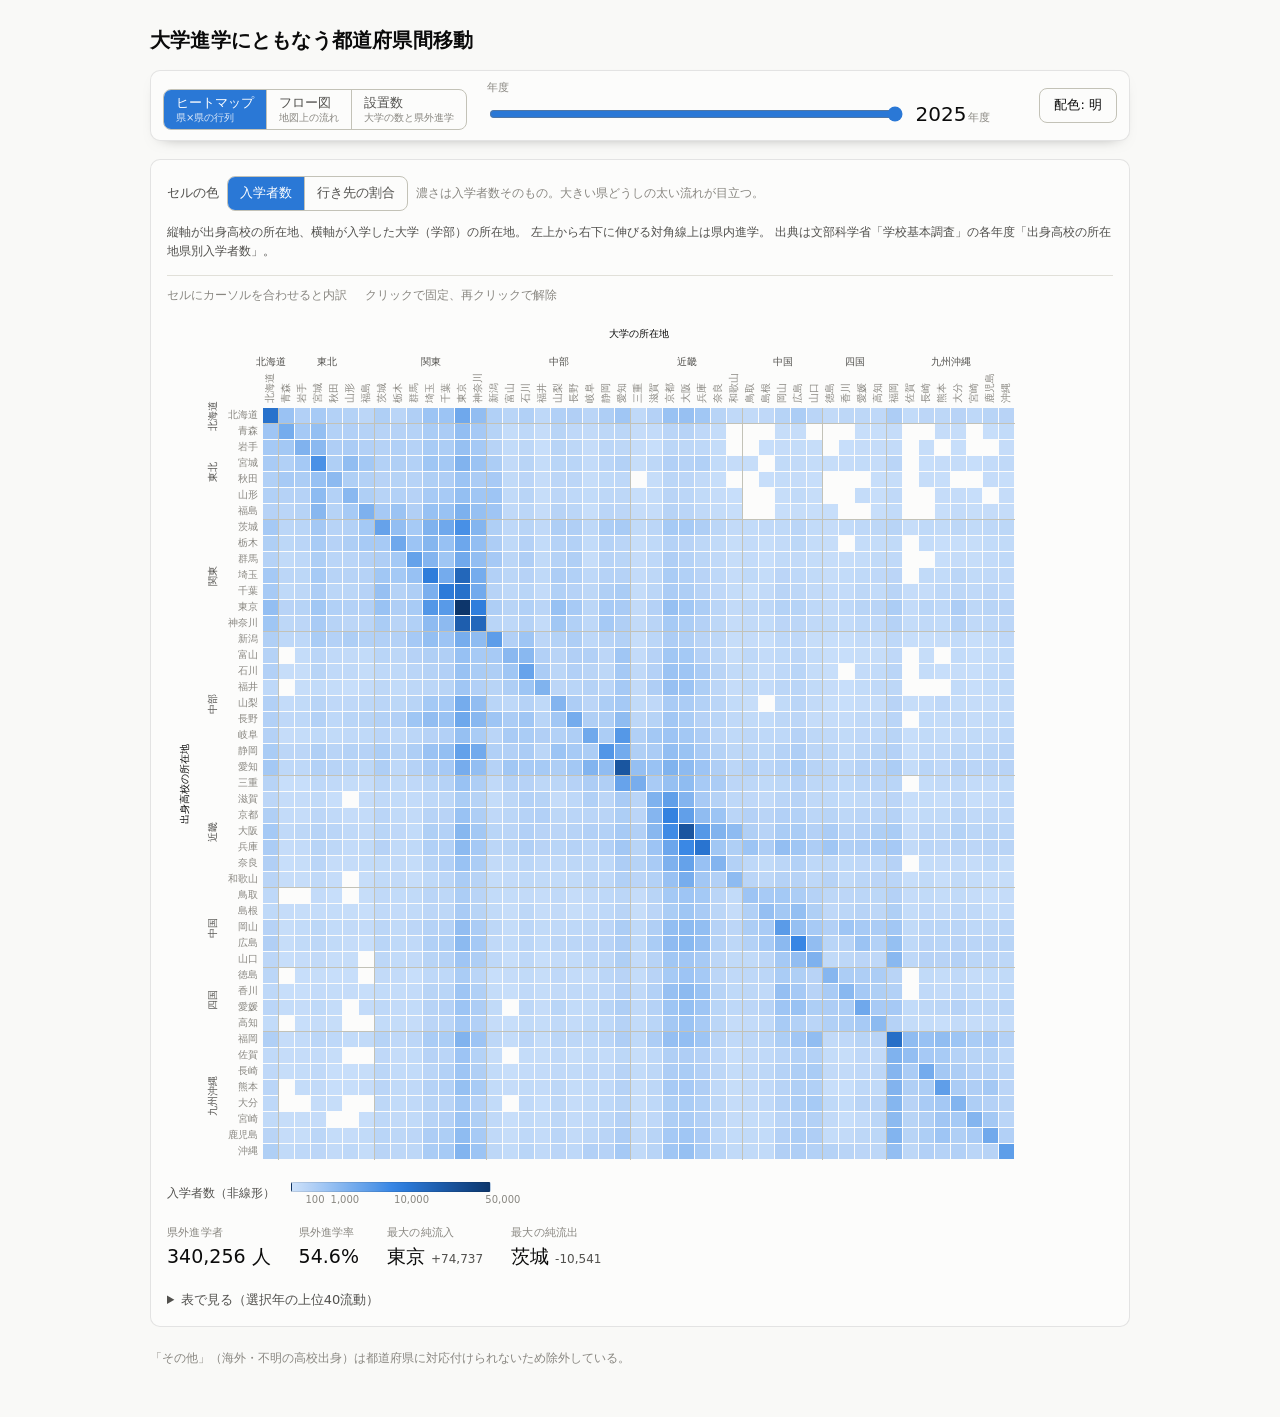
<file: viz/index.html>
<!doctype html>
<html lang="ja">
<head>
<meta charset="utf-8">
<meta name="viewport" content="width=device-width, initial-scale=1">
<title>大学進学にともなう都道府県間移動 2015-2025</title>
<link rel="stylesheet" href="shared/base.css?v=c6e90a9e">
<style>
  .legend .bar { width: 200px; height: 10px; border-radius: 2px; border: 1px solid var(--border); }
  .legend .ticks {
    position: relative;
    width: 220px;
    height: 14px;
    font-size: 10px;
    color: var(--muted);
    font-variant-numeric: tabular-nums;
  }
  .legend .ticks span { position: absolute; transform: translateX(-50%); white-space: nowrap; }
  .legend .swatch {
    display: inline-block;
    width: 10px;
    height: 10px;
    background: var(--diagonal);
    border: 1px solid var(--border);
    vertical-align: -1px;
    margin-right: 4px;
  }

  .summary { display: flex; gap: 28px; flex-wrap: wrap; margin: 18px 0 0; }
  .stat .label { font-size: 11px; color: var(--muted); letter-spacing: 0.02em; }
  .stat .value { font-size: 19px; font-variant-numeric: tabular-nums; }
  .stat .value small { font-size: 12px; color: var(--text-secondary); }
</style>
</head>
<body>
<div class="wrap">
  <h1>大学進学にともなう都道府県間移動</h1>

  <div id="viz-chrome"></div>

  <div class="panel">
    <div class="controls">
      <span class="field">
        セルの色
        <span class="segmented" role="group" aria-label="セルの色が表すもの">
          <button type="button" id="mode-count" aria-pressed="true">入学者数</button>
          <button type="button" id="mode-share" aria-pressed="false">行き先の割合</button>
        </span>
        <span class="note" id="mode-note"></span>
      </span>
    </div>

    <p class="about">
      縦軸が出身高校の所在地、横軸が入学した大学（学部）の所在地。
      左上から右下に伸びる対角線上は県内進学。
      出典は文部科学省「学校基本調査」の各年度「出身高校の所在地県別入学者数」。
    </p>

    <p class="hints">
      <span>セルにカーソルを合わせると内訳</span>
      <span>クリックで固定、再クリックで解除</span>
    </p>

    <div class="chart">
      <canvas id="heatmap"></canvas>
      <div class="tooltip" id="tooltip" role="status" aria-live="polite"></div>
    </div>

    <div class="legend">
      <span id="legend-title">入学者数</span>
      <div>
        <div class="bar" id="legend-bar"></div>
        <div class="ticks" id="legend-ticks"></div>
      </div>
      <span hidden id="diagonal-note"><span class="swatch"></span>対角 = 県内進学（分母から除外）</span>
    </div>

    <div class="summary">
      <div class="stat">
        <div class="label">県外進学者</div>
        <div class="value" id="stat-movers">–</div>
      </div>
      <div class="stat">
        <div class="label">県外進学率</div>
        <div class="value" id="stat-rate">–</div>
      </div>
      <div class="stat">
        <div class="label">最大の純流入</div>
        <div class="value" id="stat-top-in">–</div>
      </div>
      <div class="stat">
        <div class="label">最大の純流出</div>
        <div class="value" id="stat-top-out">–</div>
      </div>
    </div>

    <details>
      <summary id="table-summary">表で見る（選択年の上位40流動）</summary>
      <div id="table-host"></div>
    </details>
  </div>

  <footer>
    「その他」（海外・不明の高校出身）は都道府県に対応付けられないため除外している。
  </footer>
</div>

<script src="data.js?v=220726bf"></script>
<script src="shared/theme.js?v=044e1c62"></script>
<script src="shared/format.js?v=a82415ab"></script>
<script src="shared/state.js?v=bcd0f174"></script>
<script src="shared/chrome.js?v=b8a28d20"></script>
<script src="shared/flowtable.js?v=91b3a135"></script>
<script>
(() => {
  "use strict";

  if (VIZ.state.redirectIfNeeded("heatmap")) return;

  // アドレス欄を書き換えられたときと戻る操作。状態を継ぎ足すより読み直すほうが確実。
  VIZ.state.onChange(() => window.location.reload());

  const N = OD_DATA.prefectures.length;
  const YEARS = OD_DATA.years;
  const format = VIZ.format;

  // 逐次配色（青、100→700）。明色モードでは最も薄い段が背景に溶け、ゼロ付近が自然に沈む。
  const RAMP = [
    "#cde2fb", "#b7d3f6", "#9ec5f4", "#86b6ef", "#6da7ec", "#5598e7", "#3987e5",
    "#2a78d6", "#256abf", "#1c5cab", "#184f95", "#104281", "#0d366b",
  ];
  const DARK_SURFACE = "#1a1a19";

  const CELL = 16;
  const PAD = { top: 92, right: 8, bottom: 8, left: 96 };
  // 上端・左端は外から順に「軸見出し / 地方名 / 県名」の3段に切る。
  const TITLE_AT = 18;
  const REGION_AT = 46;
  const WIDTH = PAD.left + CELL * N + PAD.right;
  const HEIGHT = PAD.top + CELL * N + PAD.bottom;

  const canvas = document.getElementById("heatmap");
  const ctx = canvas.getContext("2d");
  const tooltip = document.getElementById("tooltip");

  // ---- 尺度 ----------------------------------------------------------------
  // 年をまたいで比較できるよう、色の定義域は全年度で固定する。
  let maxCount = 0;
  let maxShare = 0;
  for (let y = 0; y < YEARS.length; y += 1) {
    for (let i = 0; i < N; i += 1) {
      const outbound = OD_DATA.outbound[y][i];
      for (let j = 0; j < N; j += 1) {
        const value = OD_DATA.matrix[y][i][j];
        if (value > maxCount) maxCount = value;
        if (i !== j && outbound > 0) {
          const share = value / outbound;
          if (share > maxShare) maxShare = share;
        }
      }
    }
  }

  const EMPTY = -1;     // 値ゼロ
  const DIAGONAL = -2;  // 構成比モードの対角（県内進学は分母に含めない）

  // 実数は桁の開きが大きい（数人〜5万人超）。対数だと数十人のセルまで濃く出て
  // 全体が青一色に潰れるため、小さい値を沈めるべき乗スケールを使う。
  const COUNT_EXPONENT = 0.35;
  const countPosition = (value) => Math.pow(value / maxCount, COUNT_EXPONENT);

  // 正規化済みの色位置を全年度・両モードぶん先に作る。描画をループから外すため。
  const scaled = { count: [], share: [] };
  for (let y = 0; y < YEARS.length; y += 1) {
    const count = new Float32Array(N * N);
    const share = new Float32Array(N * N);
    for (let i = 0; i < N; i += 1) {
      const outbound = OD_DATA.outbound[y][i];
      for (let j = 0; j < N; j += 1) {
        const value = OD_DATA.matrix[y][i][j];
        const at = i * N + j;
        count[at] = value === 0 ? EMPTY : countPosition(value);
        if (i === j) share[at] = DIAGONAL;
        else if (value === 0 || outbound === 0) share[at] = EMPTY;
        else share[at] = Math.sqrt(value / outbound / maxShare);
      }
    }
    scaled.count.push(count);
    scaled.share.push(share);
  }

  const regionEdges = [];
  {
    let at = 0;
    for (const region of OD_DATA.regions) {
      regionEdges.push({ name: region.name, start: at, end: at + region.size });
      at += region.size;
    }
  }

  // ---- 状態 ----------------------------------------------------------------
  const saved = VIZ.state.get();
  const state = {
    mode: saved.mode,
    hover: null,        // {row, col}
    // 県だけを指定して開かれたときは、その県の対角セル（県内進学）を選んだ状態にする。
    // 行と列の両方が引き立ち、「その県に注目している」状態が図の上で見える。
    pinned: saved.pref === null
      ? null
      : { row: format.toIndex(saved.pref), col: format.toIndex(saved.pref) },
  };

  // 暗色モードは順序を反転する。ただし反転しただけでは最小値が濃紺のまま光り、
  // 「ほぼゼロ」が背景と別物に見えて盤面全体が埋まる。明色側で最も薄い段が紙に
  // 溶けるのと同じ状態を作るため、最下段を背景色そのものに置き、そこから立ち上げる。
  function darkRamp() {
    const reversed = RAMP.slice().reverse();
    const foot = [1, 0.82, 0.6, 0.32].map((t) => VIZ.theme.blend(reversed[0], DARK_SURFACE, t));
    return [...foot, ...reversed];
  }

  let theme = VIZ.theme.read();
  let ramp = VIZ.theme.isDark() ? darkRamp() : RAMP;

  function rampColor(position) {
    const clamped = Math.max(0, Math.min(1, position));
    const scaledPosition = clamped * (ramp.length - 1);
    const low = Math.floor(scaledPosition);
    const high = Math.min(ramp.length - 1, low + 1);
    return VIZ.theme.blend(ramp[low], ramp[high], scaledPosition - low);
  }

  // ---- 描画 ----------------------------------------------------------------
  function resize() {
    const ratio = window.devicePixelRatio || 1;
    canvas.width = WIDTH * ratio;
    canvas.height = HEIGHT * ratio;
    canvas.style.width = `${WIDTH}px`;
    canvas.style.height = `${HEIGHT}px`;
    ctx.setTransform(ratio, 0, 0, ratio, 0, 0);
    draw();
  }

  function frameValues() {
    const frames = scaled[state.mode];
    const { low, high, f } = VIZ.chrome.frame();
    return { low: frames[low], high: frames[high], f };
  }

  // 補間中に片方だけ空セルの場合、色は「空 = 0」として扱い連続に見せる。
  function blend(low, high, f, at) {
    const a = low[at];
    const b = high[at];
    if (a === DIAGONAL || b === DIAGONAL) return DIAGONAL;
    if (a === EMPTY && b === EMPTY) return EMPTY;
    const va = a === EMPTY ? 0 : a;
    const vb = b === EMPTY ? 0 : b;
    return va + (vb - va) * f;
  }

  function draw() {
    const { low, high, f } = frameValues();
    const focus = state.pinned || state.hover;

    ctx.fillStyle = theme.surface;
    ctx.fillRect(0, 0, WIDTH, HEIGHT);

    for (let i = 0; i < N; i += 1) {
      const y = PAD.top + i * CELL;
      for (let j = 0; j < N; j += 1) {
        const value = blend(low, high, f, i * N + j);
        if (value === EMPTY) continue;
        ctx.fillStyle = value === DIAGONAL ? theme.diagonal : rampColor(value);
        // 隣接セルの境目を 1px 空け、塊が一枚のベタ面に潰れないようにする。
        ctx.fillRect(PAD.left + j * CELL, y, CELL - 1, CELL - 1);
      }
    }

    // 地方ブロックの区切り
    ctx.strokeStyle = theme.axis;
    ctx.lineWidth = 1;
    ctx.beginPath();
    for (const region of regionEdges) {
      if (region.start === 0) continue;
      const offset = Math.round(region.start * CELL) - 0.5;
      ctx.moveTo(PAD.left + offset, PAD.top);
      ctx.lineTo(PAD.left + offset, PAD.top + N * CELL);
      ctx.moveTo(PAD.left, PAD.top + offset);
      ctx.lineTo(PAD.left + N * CELL, PAD.top + offset);
    }
    ctx.stroke();

    drawLabels(focus);
    drawFocus(focus);
  }

  function drawLabels(focus) {
    ctx.font = "10px system-ui, -apple-system, 'Hiragino Sans', sans-serif";
    ctx.textBaseline = "middle";

    // 行（出身高校の所在地）
    ctx.textAlign = "right";
    for (let i = 0; i < N; i += 1) {
      ctx.fillStyle = focus && focus.row === i ? theme.text : theme.muted;
      ctx.fillText(format.short(i), PAD.left - 5, PAD.top + i * CELL + CELL / 2 - 0.5);
    }

    // 列（大学の所在地）
    ctx.textAlign = "left";
    for (let j = 0; j < N; j += 1) {
      ctx.save();
      ctx.translate(PAD.left + j * CELL + CELL / 2 - 0.5, PAD.top - 5);
      ctx.rotate(-Math.PI / 2);
      ctx.fillStyle = focus && focus.col === j ? theme.text : theme.muted;
      ctx.fillText(format.short(j), 0, 0);
      ctx.restore();
    }

    // 地方名の帯
    ctx.fillStyle = theme.secondary;
    ctx.textAlign = "center";
    for (const region of regionEdges) {
      const center = (region.start + region.end) / 2 * CELL;
      ctx.fillText(region.name, PAD.left + center, REGION_AT);
      ctx.save();
      ctx.translate(REGION_AT, PAD.top + center);
      ctx.rotate(-Math.PI / 2);
      ctx.fillText(region.name, 0, 0);
      ctx.restore();
    }

    // 軸の見出し。列・行それぞれの中央に置く。
    ctx.fillStyle = theme.text;
    const middle = N * CELL / 2;
    ctx.fillText("大学の所在地", PAD.left + middle, TITLE_AT);
    ctx.save();
    ctx.translate(TITLE_AT, PAD.top + middle);
    ctx.rotate(-Math.PI / 2);
    ctx.fillText("出身高校の所在地", 0, 0);
    ctx.restore();
  }

  function drawFocus(focus) {
    if (!focus) return;
    const x = PAD.left + focus.col * CELL;
    const y = PAD.top + focus.row * CELL;

    ctx.save();
    ctx.fillStyle = theme.dark ? "rgba(255,255,255,0.10)" : "rgba(11,11,11,0.07)";
    ctx.fillRect(PAD.left, y, N * CELL, CELL - 1);
    ctx.fillRect(x, PAD.top, CELL - 1, N * CELL);
    ctx.restore();

    ctx.strokeStyle = theme.text;
    ctx.lineWidth = 2;
    ctx.strokeRect(x - 1, y - 1, CELL + 1, CELL + 1);
  }

  // ---- ツールチップ --------------------------------------------------------
  function showTooltip(cell, clientX, clientY) {
    const y = VIZ.chrome.yearIndex();
    const { row, col } = cell;
    const value = OD_DATA.matrix[y][row][col];
    const outbound = OD_DATA.outbound[y][row];
    const inbound = OD_DATA.inbound[y][col];
    const origin = format.name(row);
    const destination = format.name(col);
    const delta = value - OD_DATA.matrix[0][row][col];

    const lines = [];
    if (row === col) {
      lines.push(`<strong>${origin} 県内進学</strong>`);
      lines.push(`<span class="num">${format.count(value)}</span> 人`);
      lines.push(`<span class="sub">県内進学率 ${format.share(value / (value + outbound))}</span>`);
    } else {
      lines.push(`<strong>${origin} → ${destination}</strong>`);
      lines.push(`<span class="num">${format.count(value)}</span> 人`);
      lines.push(`<span class="sub">${origin}の県外進学者の `
        + `${outbound ? format.share(value / outbound) : "–"}</span>`);
      lines.push(`<span class="sub">${destination}への流入の `
        + `${inbound ? format.share(value / inbound) : "–"}</span>`);
    }
    lines.push(`<span class="sub">${YEARS[y]}年度 / 2015年度比 `
      + `<span class="num">${format.signed(delta)}</span></span>`);

    tooltip.innerHTML = lines.join("<br>");
    tooltip.style.opacity = "1";

    const bounds = canvas.getBoundingClientRect();
    const width = tooltip.offsetWidth;
    const height = tooltip.offsetHeight;
    let left = clientX - bounds.left + 14;
    let top = clientY - bounds.top + 14;
    if (left + width > bounds.width) left = clientX - bounds.left - width - 14;
    if (top + height > bounds.height) top = clientY - bounds.top - height - 14;
    tooltip.style.left = `${Math.max(0, left)}px`;
    tooltip.style.top = `${Math.max(0, top)}px`;
  }

  function hideTooltip() {
    tooltip.style.opacity = "0";
  }

  // 固定中のセルは年をまたいでも数値を追随させる。canvas は CSS で縮む場合がある。
  function showPinned() {
    if (!state.pinned) return;
    const bounds = canvas.getBoundingClientRect();
    const scale = bounds.width / WIDTH;
    showTooltip(state.pinned,
      bounds.left + (PAD.left + state.pinned.col * CELL + CELL) * scale,
      bounds.top + (PAD.top + state.pinned.row * CELL + CELL) * scale);
  }

  function cellAt(event) {
    const bounds = canvas.getBoundingClientRect();
    const scale = WIDTH / bounds.width;
    const x = (event.clientX - bounds.left) * scale - PAD.left;
    const y = (event.clientY - bounds.top) * scale - PAD.top;
    const col = Math.floor(x / CELL);
    const row = Math.floor(y / CELL);
    if (row < 0 || col < 0 || row >= N || col >= N) return null;
    return { row, col };
  }

  // 注目県として外へ渡すのは行、つまり出身県のほう。どの県から出た流れを見ているかが主語になる。
  function setPinned(cell, { silent = false } = {}) {
    state.pinned = cell;
    if (!silent) VIZ.state.patch({ pref: cell === null ? null : format.toJis(cell.row) });
    if (!cell) hideTooltip();
    renderTable(VIZ.chrome.yearIndex());
    draw();
  }

  canvas.addEventListener("mousemove", (event) => {
    const cell = cellAt(event);
    state.hover = cell;
    if (cell) showTooltip(state.pinned || cell, event.clientX, event.clientY);
    else if (!state.pinned) hideTooltip();
    draw();
  });

  canvas.addEventListener("mouseleave", () => {
    state.hover = null;
    if (!state.pinned) hideTooltip();
    draw();
  });

  canvas.addEventListener("click", (event) => {
    const cell = cellAt(event);
    if (!cell) return;
    const same = state.pinned && state.pinned.row === cell.row && state.pinned.col === cell.col;
    setPinned(same ? null : cell);
    if (state.pinned) showTooltip(state.pinned, event.clientX, event.clientY);
  });

  // ---- 凡例 ----------------------------------------------------------------
  const legendBar = document.getElementById("legend-bar");
  const legendTicks = document.getElementById("legend-ticks");
  const legendTitle = document.getElementById("legend-title");
  const diagonalNote = document.getElementById("diagonal-note");

  function renderLegend() {
    const stops = ramp.map((hex, index) =>
      `${hex} ${(index / (ramp.length - 1) * 100).toFixed(1)}%`);
    legendBar.style.background = `linear-gradient(to right, ${stops.join(", ")})`;

    const ticks = [];
    if (state.mode === "count") {
      legendTitle.textContent = "入学者数（非線形）";
      diagonalNote.hidden = true;
      for (const value of [100, 1000, 10000, 50000]) {
        if (value > maxCount) break;
        ticks.push({ at: countPosition(value), text: format.count(value) });
      }
    } else {
      legendTitle.textContent = "出身県の県外進学者に占める割合（非線形）";
      diagonalNote.hidden = false;
      for (const value of [0.01, 0.1, 0.2, 0.4]) {
        if (value > maxShare) break;
        ticks.push({ at: Math.sqrt(value / maxShare), text: `${(value * 100).toFixed(0)}%` });
      }
    }
    legendTicks.innerHTML = ticks
      .map((tick) => `<span style="left:${(tick.at * 100).toFixed(1)}%">${tick.text}</span>`)
      .join("");
  }

  // ---- 要約とテーブル ------------------------------------------------------
  const statMovers = document.getElementById("stat-movers");
  const statRate = document.getElementById("stat-rate");
  const statTopIn = document.getElementById("stat-top-in");
  const statTopOut = document.getElementById("stat-top-out");
  const tableHost = document.getElementById("table-host");
  const tableSummary = document.getElementById("table-summary");
  let renderedYear = -1;

  function renderYearDetails() {
    const y = VIZ.chrome.yearIndex();
    renderTable(y);
    if (y === renderedYear) return;
    renderedYear = y;

    let movers = 0;
    let entrants = 0;
    let topIn = 0;
    let topOut = 0;
    for (let i = 0; i < N; i += 1) {
      movers += OD_DATA.outbound[y][i];
      entrants += OD_DATA.outbound[y][i] + OD_DATA.local[y][i];
      if (OD_DATA.netInflow[y][i] > OD_DATA.netInflow[y][topIn]) topIn = i;
      if (OD_DATA.netInflow[y][i] < OD_DATA.netInflow[y][topOut]) topOut = i;
    }
    statMovers.textContent = `${format.count(movers)} 人`;
    statRate.textContent = format.share(movers / entrants);
    statTopIn.innerHTML = `${format.short(topIn)} `
      + `<small>${format.signed(OD_DATA.netInflow[y][topIn])}</small>`;
    statTopOut.innerHTML = `${format.short(topOut)} `
      + `<small>${format.signed(OD_DATA.netInflow[y][topOut])}</small>`;

  }

  // 表は年度と注目県の両方で変わる。県は行（出身県）を主語に取る。図で選んだ県が
  // 表の側でも主語になり、フロー図のタブへ移っても同じ県の表が続く。
  const ALL_PAIRS = [];
  for (let i = 0; i < N; i += 1) {
    for (let j = 0; j < N; j += 1) {
      if (i !== j) ALL_PAIRS.push({ i, j });
    }
  }

  let tableKey = "";

  function renderTable(y) {
    const focus = state.pinned === null ? null : state.pinned.row;
    const key = `${y}|${focus}`;
    if (key === tableKey) return;
    tableKey = key;

    tableSummary.textContent =
      VIZ.flowtable.summaryText(focus, "表で見る（選択年の上位40流動）");
    VIZ.flowtable.render(tableHost, {
      year: y,
      focus,
      flows: ALL_PAIRS,
      limit: focus === null ? 40 : 20,
    });
  }

  // ---- モード切替 ----------------------------------------------------------
  const modeButtons = {
    count: document.getElementById("mode-count"),
    share: document.getElementById("mode-share"),
  };
  const modeNote = document.getElementById("mode-note");

  // 2つのモードは分母が違う。どちらも「濃いほど多い」だが、比べている相手が違う。
  // ボタンの語だけでは伝わらないので、選んだほうの意味をその場で言い切る。
  const MODE_MEANING = {
    count: "濃さは入学者数そのもの。大きい県どうしの太い流れが目立つ。",
    share: "濃さは、出身県の県外進学者を100%としたときの行き先の割合。小さい県の向かう先が見える。",
  };

  function setMode(mode, { silent = false } = {}) {
    state.mode = mode;
    for (const [key, other] of Object.entries(modeButtons)) {
      other.setAttribute("aria-pressed", key === mode ? "true" : "false");
    }
    modeNote.textContent = MODE_MEANING[mode];
    if (!silent) VIZ.state.patch({ mode });
    renderLegend();
    draw();
  }

  for (const mode of Object.keys(modeButtons)) {
    modeButtons[mode].addEventListener("click", () => setMode(mode));
  }

  // ---- 起動 ----------------------------------------------------------------
  window.addEventListener("resize", resize);

  VIZ.chrome.mount({
    view: "heatmap",
    onYear: () => {
      renderYearDetails();
      showPinned();
      draw();
    },
    onTheme: () => {
      theme = VIZ.theme.read();
      ramp = VIZ.theme.isDark() ? darkRamp() : RAMP;
      renderLegend();
      draw();
    },
  });

  setMode(state.mode, { silent: true });
  setPinned(state.pinned, { silent: true });
  renderYearDetails();
  resize();
  showPinned();
})();
</script>
</body>
</html>
</file>
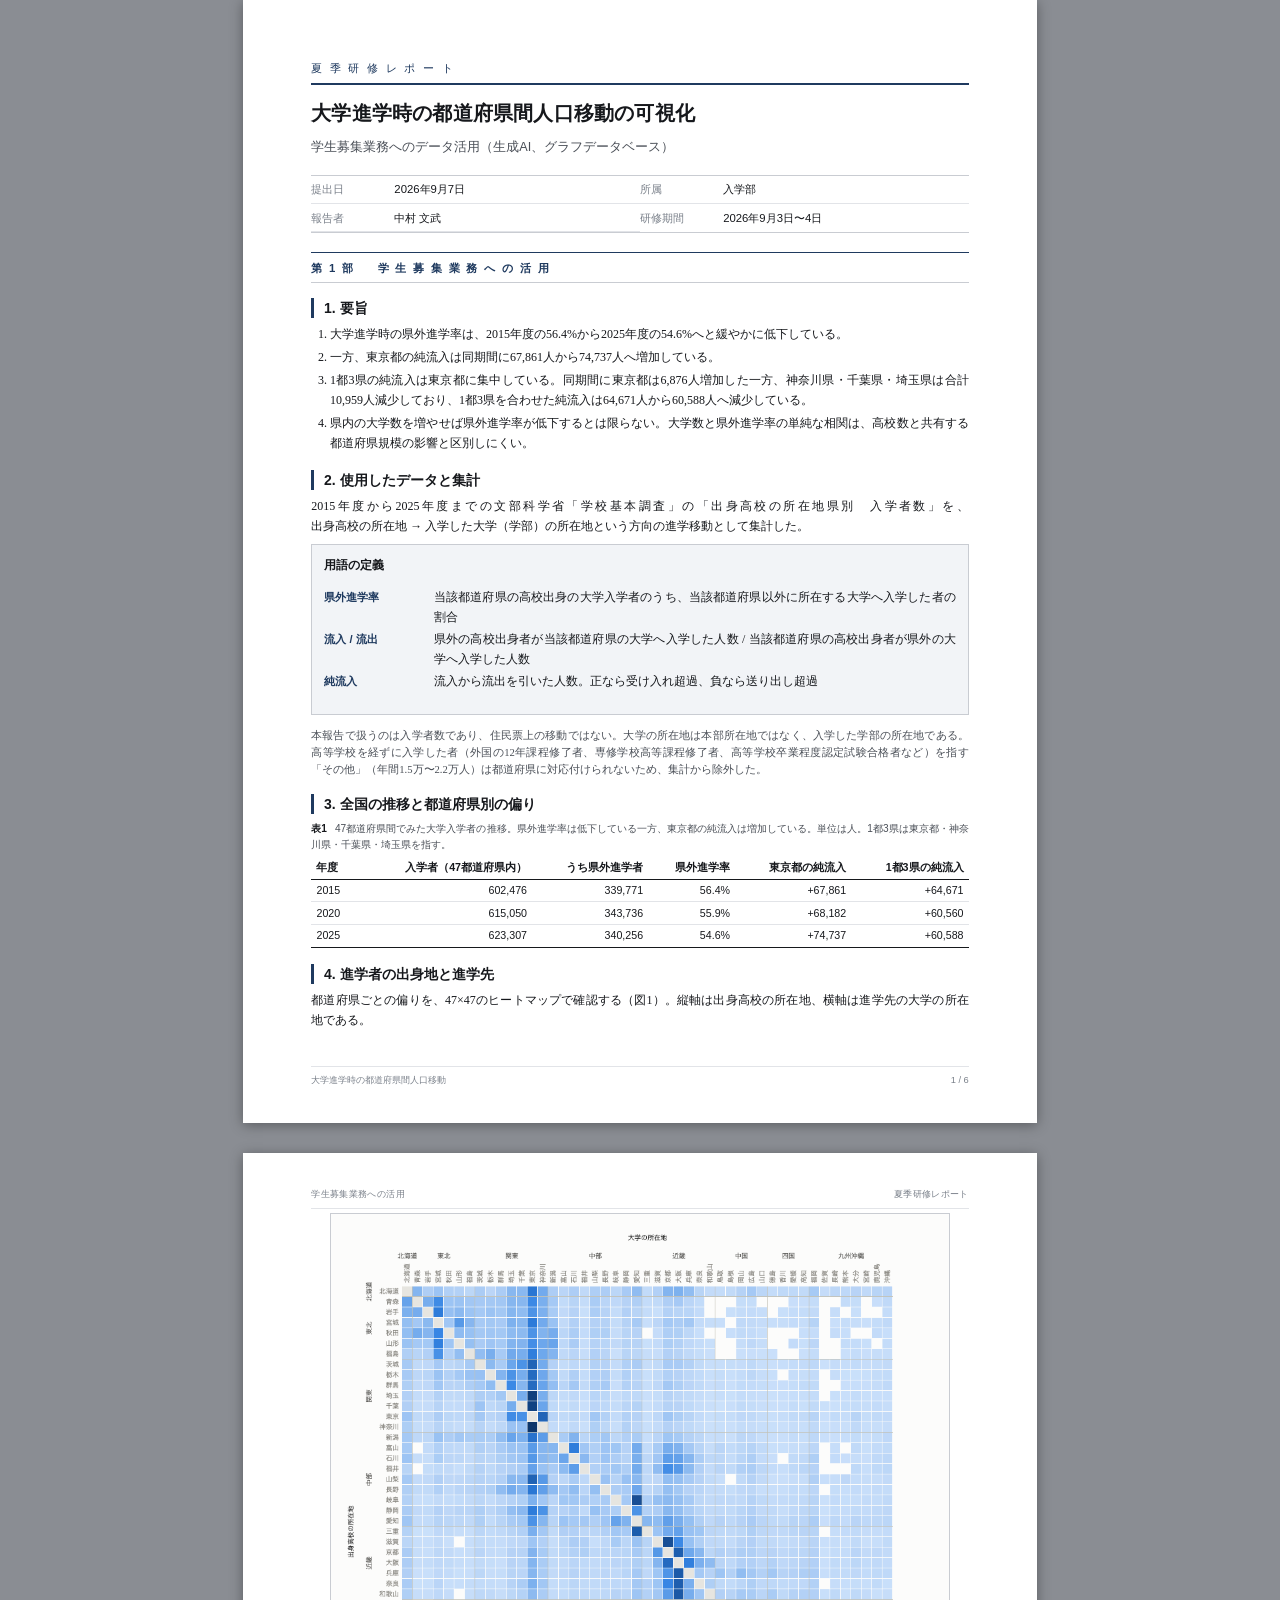
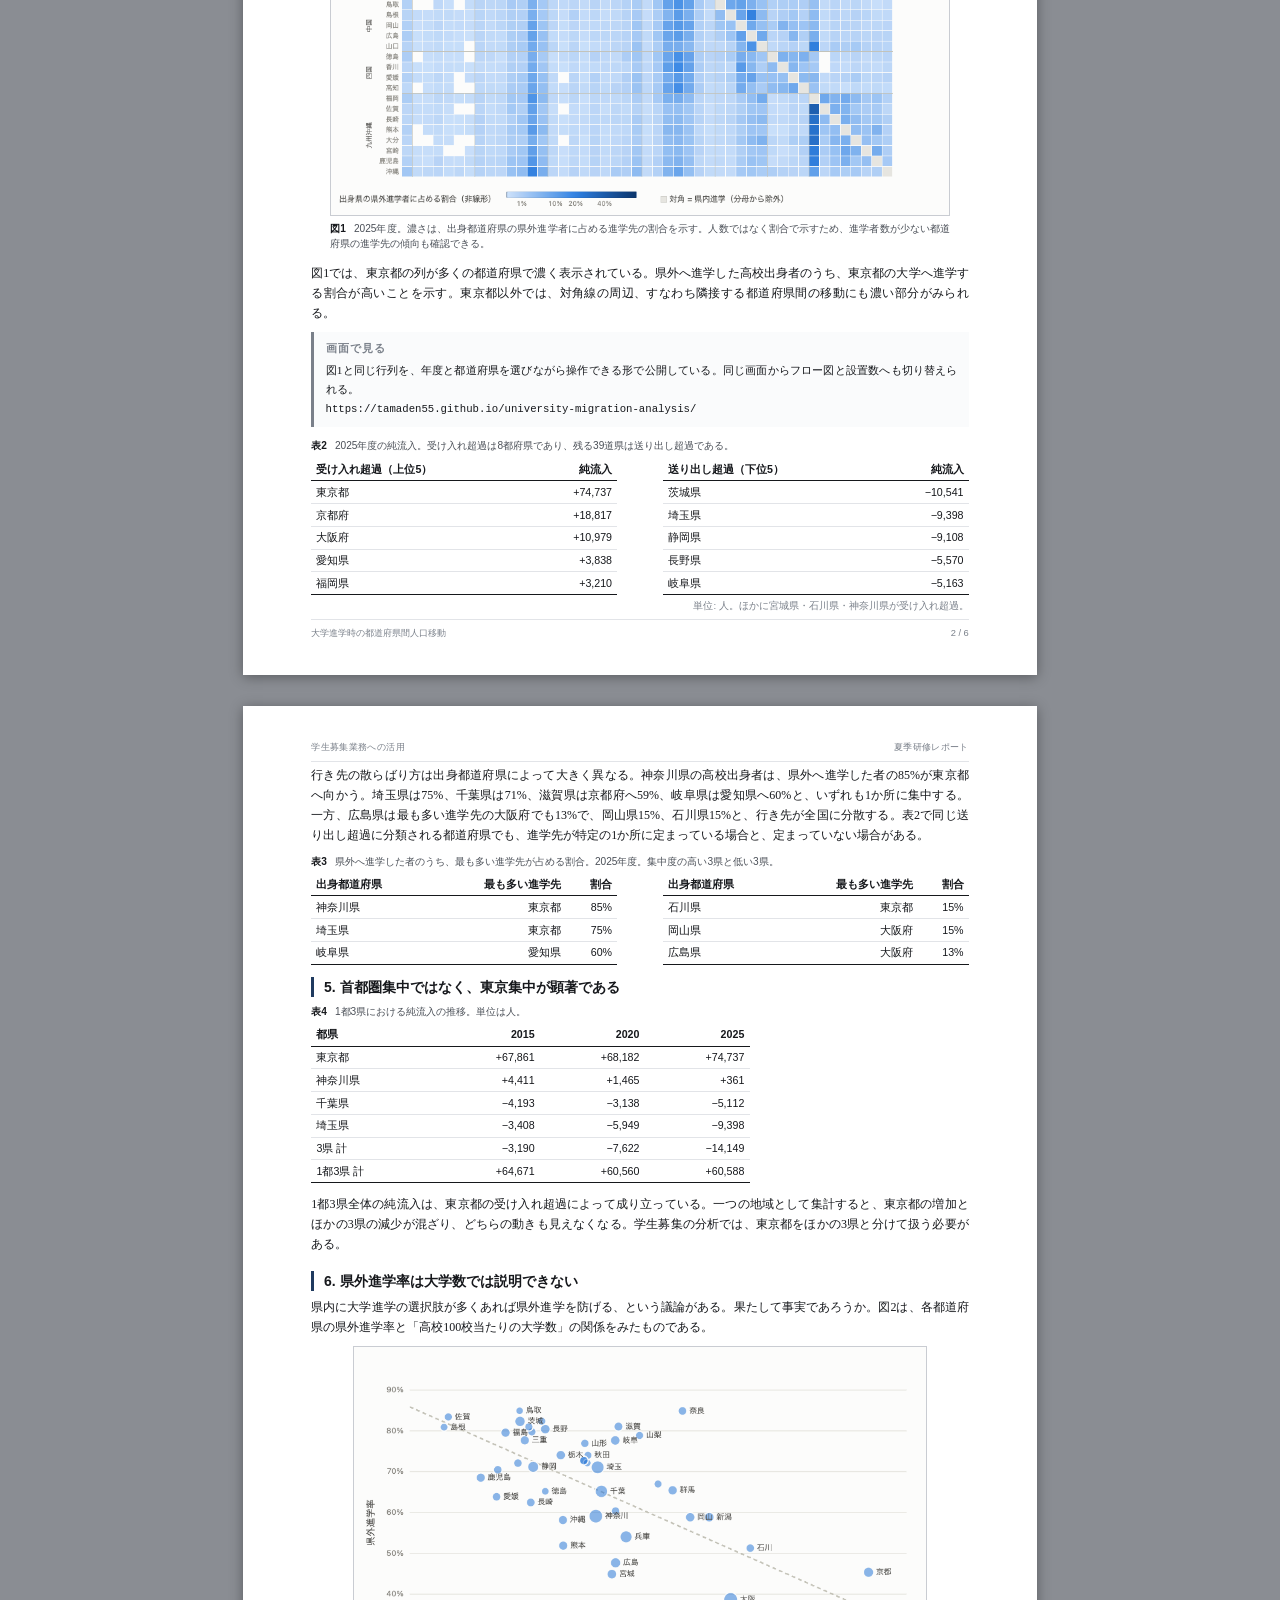
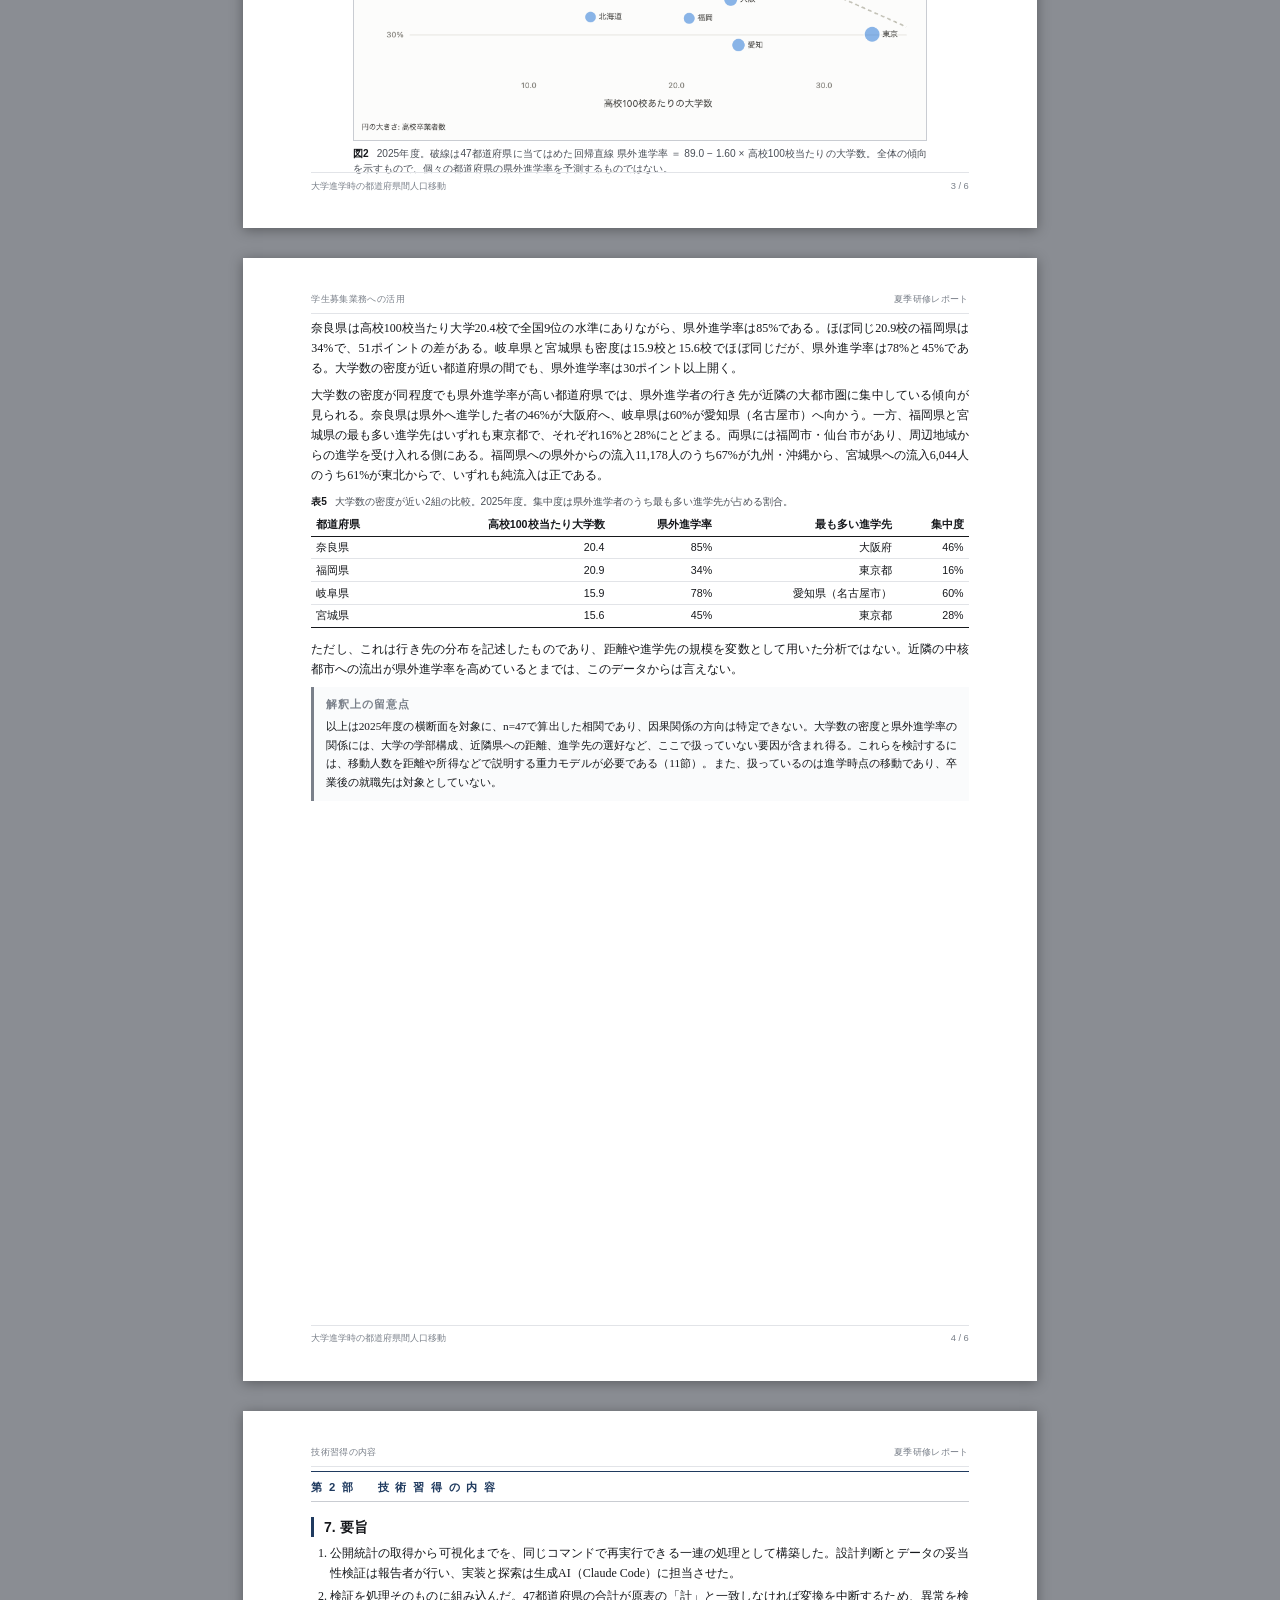
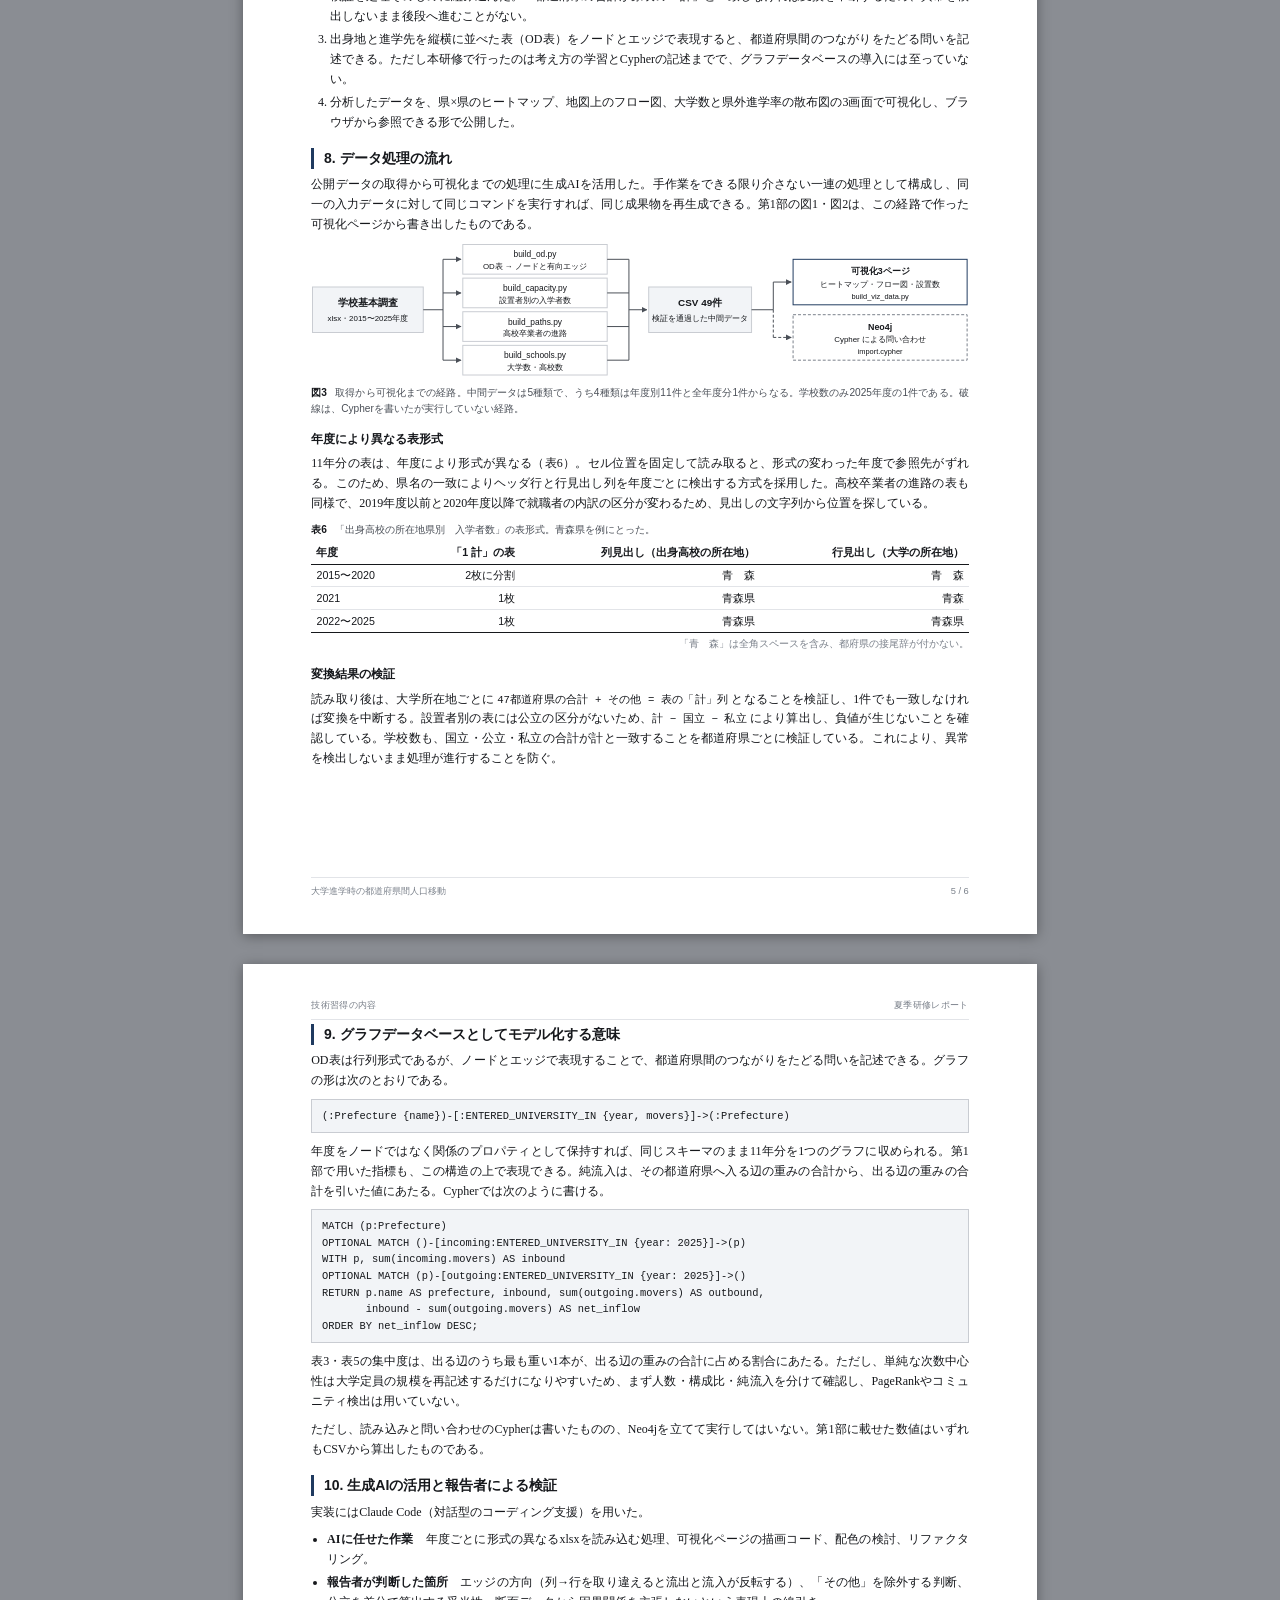
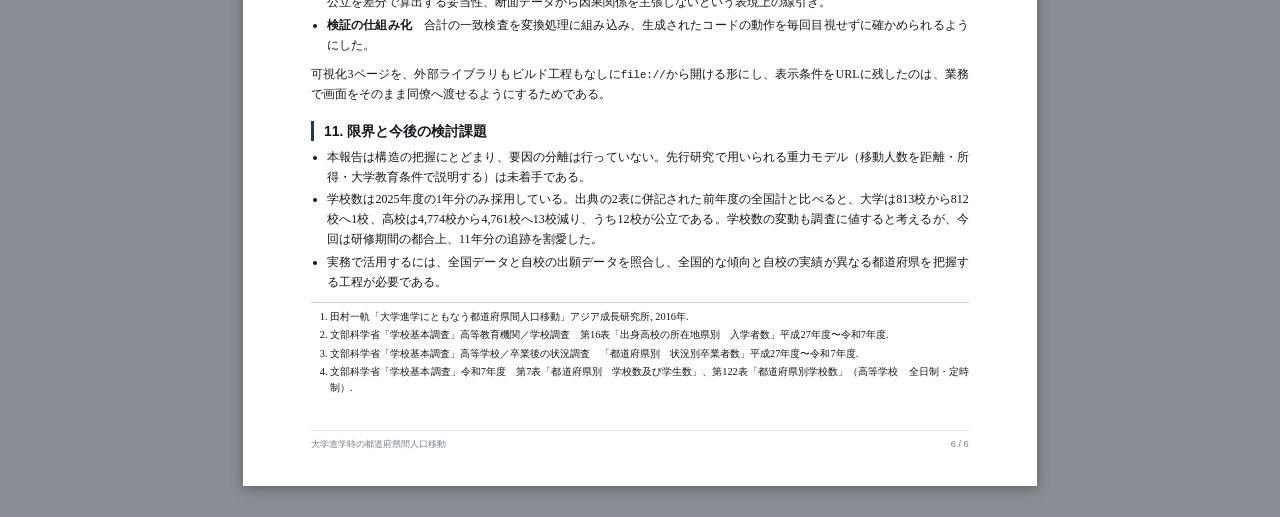
<file: docs/report.html>
<!DOCTYPE html>
<html lang="ja">
<head>
<meta charset="utf-8">
<title>夏季研修レポート 大学進学時の都道府県間人口移動</title>
<style>
/* ------------------------------------------------------------------
   印刷を前提にした版面。A4・6ページ。
   .sheet を実寸で置き、画面でも紙と同じ改ページ位置で見えるようにする。
   ------------------------------------------------------------------ */
@page { size: A4 portrait; margin: 0; }

:root {
  --ink:        #16181c;
  --ink-soft:   #4a4f57;
  --ink-faint:  #7a808a;
  --rule:       #c9ccd2;
  --rule-hair:  #e2e4e8;
  --accent:     #1f3a5f;
  --tint:       #f2f4f7;
  --sheet-w:    210mm;
  --sheet-h:    297mm;
  --pad-x:      18mm;
  --pad-t:      16mm;
  --pad-b:      13mm;
}

* { box-sizing: border-box; }

html { background: #8a8d93; }

body {
  margin: 0;
  color: var(--ink);
  font-family: "Hiragino Mincho ProN", "Yu Mincho", YuMincho, "MS Mincho", serif;
  font-size: 9pt;
  line-height: 1.66;
  font-feature-settings: "palt" 1;
  text-align: justify;
  -webkit-print-color-adjust: exact;
  print-color-adjust: exact;
}

.sheet {
  position: relative;
  width: var(--sheet-w);
  height: var(--sheet-h);
  padding: var(--pad-t) var(--pad-x) var(--pad-b);
  margin: 0 auto 8mm;
  background: #fff;
  overflow: hidden;
  box-shadow: 0 2px 12px rgba(0,0,0,.35);
}

@media print {
  html { background: #fff; }
  .sheet { margin: 0; box-shadow: none; break-after: page; }
  .sheet:last-child { break-after: auto; }
}

/* --- 柱と ノンブル --------------------------------------------- */
.runhead {
  position: absolute;
  top: 9mm; left: var(--pad-x); right: var(--pad-x);
  display: flex; justify-content: space-between;
  font-family: "Hiragino Sans", "Yu Gothic", sans-serif;
  font-size: 7pt; color: var(--ink-faint);
  letter-spacing: .04em;
  border-bottom: .4pt solid var(--rule-hair);
  padding-bottom: 1.5mm;
}
.folio {
  position: absolute;
  bottom: 9mm; left: var(--pad-x); right: var(--pad-x);
  display: flex; justify-content: space-between; align-items: baseline;
  font-family: "Hiragino Sans", "Yu Gothic", sans-serif;
  font-size: 7pt; color: var(--ink-faint);
  border-top: .4pt solid var(--rule-hair);
  padding-top: 1.5mm;
}

/* --- 標題まわり ------------------------------------------------ */
.docmark {
  font-family: "Hiragino Sans", "Yu Gothic", sans-serif;
  font-size: 8pt; letter-spacing: .22em; color: var(--accent);
  border-bottom: 1.6pt solid var(--accent);
  padding-bottom: 1.3mm; margin-bottom: 4mm;
}
h1 {
  font-family: "Hiragino Sans", "Yu Gothic", sans-serif;
  font-size: 15pt; line-height: 1.38; font-weight: 700;
  margin: 0 0 2.5mm; letter-spacing: .01em;
}
.subtitle {
  font-family: "Hiragino Sans", "Yu Gothic", sans-serif;
  font-size: 9.5pt; font-weight: 400; color: var(--ink-soft);
  margin: 0 0 4.5mm;
}
.docmeta {
  display: grid; grid-template-columns: 22mm 1fr 22mm 1fr;
  gap: 0;
  font-family: "Hiragino Sans", "Yu Gothic", sans-serif;
  font-size: 8.5pt;
  border-top: .4pt solid var(--rule);
  border-bottom: .4pt solid var(--rule);
  margin-bottom: 5mm;
}
.docmeta dt {
  color: var(--ink-faint); padding: 1.1mm 0; margin: 0;
  border-bottom: .4pt solid var(--rule-hair);
}
.docmeta dd {
  padding: 1.1mm 0; margin: 0;
  border-bottom: .4pt solid var(--rule-hair);
}
.docmeta dt:last-of-type, .docmeta dd:last-of-type { border-bottom: 0; }

/* --- 見出し ---------------------------------------------------- */
.part {
  font-family: "Hiragino Sans", "Yu Gothic", sans-serif;
  font-size: 8.5pt; font-weight: 700; letter-spacing: .16em;
  color: var(--accent);
  border-top: 1.2pt solid var(--accent);
  border-bottom: .4pt solid var(--rule);
  padding: 1.4mm 0 1.2mm; margin: 0 0 4mm;
}

h2 {
  font-family: "Hiragino Sans", "Yu Gothic", sans-serif;
  font-size: 10.5pt; font-weight: 700; line-height: 1.45;
  margin: 4.2mm 0 1.8mm;
  padding-left: 2.6mm;
  border-left: 2.4pt solid var(--accent);
  break-after: avoid;
}
.sheet > h2:first-of-type, .sheet > .part + h2 { margin-top: 0; }
h3 {
  font-family: "Hiragino Sans", "Yu Gothic", sans-serif;
  font-size: 9pt; font-weight: 700;
  margin: 3.5mm 0 1.2mm;
  break-after: avoid;
}
p { margin: 0 0 2.1mm; }
p:last-child { margin-bottom: 0; }

/* --- リスト ---------------------------------------------------- */
ul.plain { margin: 0 0 2.4mm; padding-left: 4.2mm; }
ul.plain li { margin-bottom: .8mm; }
ol.num { margin: 0 0 2.4mm; padding-left: 5mm; }
ol.num li { margin-bottom: .8mm; }

.lead {
  font-size: 9.2pt; line-height: 1.66;
  margin-bottom: 2.6mm;
}

/* --- 囲み ------------------------------------------------------ */
.box {
  background: var(--tint);
  border: .4pt solid var(--rule);
  padding: 2.8mm 3.2mm;
  margin: 0 0 3mm;
  break-inside: avoid;
}
.box h3 { margin-top: 0; }
.box .rows { display: grid; grid-template-columns: 26mm 1fr; gap: .6mm 3mm; }
.box .rows dt {
  font-family: "Hiragino Sans", "Yu Gothic", sans-serif;
  font-size: 8.5pt; color: var(--accent); font-weight: 700;
}
.box .rows dd { margin: 0; font-size: 9pt; }

.callout {
  border-left: 2.4pt solid var(--ink-faint);
  background: #fafbfc;
  padding: 2.3mm 3mm;
  margin: 0 0 3mm;
  font-size: 8.5pt;
  break-inside: avoid;
}
.callout .tag {
  display: block;
  font-family: "Hiragino Sans", "Yu Gothic", sans-serif;
  font-size: 8pt; font-weight: 700; letter-spacing: .1em;
  color: var(--ink-faint); margin-bottom: .8mm;
}

/* --- 表 -------------------------------------------------------- */
figure { margin: 0 0 3.2mm; break-inside: avoid; }
figcaption {
  font-family: "Hiragino Sans", "Yu Gothic", sans-serif;
  font-size: 7.6pt; line-height: 1.55; color: var(--ink-soft);
  margin-bottom: 1.2mm;
}
figcaption b { color: var(--ink); font-weight: 700; margin-right: .8em; }
figure.fig figcaption { margin: 1.2mm 0 0; }

table {
  width: 100%; border-collapse: collapse;
  font-family: "Hiragino Sans", "Yu Gothic", sans-serif;
  font-size: 8pt; line-height: 1.4;
  font-variant-numeric: tabular-nums;
}
th, td { padding: .9mm 1.4mm; text-align: right; }
th:first-child, td:first-child { text-align: left; }
thead th {
  border-bottom: .8pt solid var(--ink);
  font-weight: 700; color: var(--ink);
  vertical-align: bottom;
}
table.rule thead tr:first-child th { border-bottom: 0; }
tbody td, tbody th { border-bottom: .4pt solid var(--rule-hair); }
tbody tr:last-child td, tbody tr:last-child th { border-bottom: .8pt solid var(--ink); }
tbody th { font-weight: 400; }
tr.sep td, tr.sep th { border-top: .4pt solid var(--rule); }
td.neg { color: var(--ink); }
/* 左右は別々の一覧なので、横罫を跨がせずに並べる */
.pair { display: grid; grid-template-columns: 1fr 1fr; gap: 0 12mm; }

.unit {
  font-family: "Hiragino Sans", "Yu Gothic", sans-serif;
  font-size: 7.2pt; color: var(--ink-faint);
  text-align: right; margin: .8mm 0 0;
}

/* --- 図 -------------------------------------------------------- */
figure.fig img {
  display: block; width: 100%; height: auto;
  border: .4pt solid var(--rule);
}
.fig-wide { width: 100%; }
.tbl-120 { width: 116mm; }
.fig-155 { width: 164mm; margin-left: auto; margin-right: auto; }
.fig-132 { width: 152mm; margin-left: auto; margin-right: auto; }

/* --- パイプライン図 -------------------------------------------- */
.pipeline { width: 100%; height: auto; display: block; margin: 1mm 0 2mm; }
.pipeline text {
  font-family: "Hiragino Sans", "Yu Gothic", sans-serif;
  fill: var(--ink);
}

code, .mono {
  font-family: "SFMono-Regular", Menlo, Consolas, monospace;
  font-size: 8pt;
}
pre.cypher {
  background: var(--tint);
  border: .4pt solid var(--rule);
  padding: 2mm 2.6mm;
  margin: 0 0 2.4mm;
  font-family: "SFMono-Regular", Menlo, Consolas, monospace;
  font-size: 7.8pt; line-height: 1.6;
  white-space: pre-wrap;
  break-inside: avoid;
}

.formula {
  text-align: center;
  background: var(--tint);
  border: .4pt solid var(--rule);
  padding: 2mm 3mm;
  margin: 0 0 2.4mm;
  font-family: "Hiragino Sans", "Yu Gothic", sans-serif;
  font-size: 8.5pt;
  break-inside: avoid;
}

.refs {
  font-size: 7.8pt; line-height: 1.5;
  border-top: .4pt solid var(--rule);
  padding-top: 1.6mm;
}
.refs ol { margin: 0; padding-left: 5mm; }
.refs li { margin-bottom: .7mm; }

.small { font-size: 8pt; color: var(--ink-soft); line-height: 1.6; }
.nowrap { white-space: nowrap; }
</style>
</head>
<body>

<!-- ================================================================
     1ページ目
     ================================================================ -->

<section class="sheet">
  <div class="docmark">夏 季 研 修 レ ポ ー ト</div>

  <h1>大学進学時の都道府県間人口移動の可視化</h1>
  <p class="subtitle">学生募集業務へのデータ活用（生成AI、グラフデータベース）</p>

  <dl class="docmeta">
    <dt>提出日</dt><dd>2026年9月7日</dd>
    <dt>所属</dt><dd>入学部</dd>
    <dt>報告者</dt><dd>中村 文武</dd>
    <dt>研修期間</dt><dd>2026年9月3日〜4日</dd>
  </dl>

  <div class="part">第 1 部 　 学 生 募 集 業 務 へ の 活 用</div>

  <h2>1. 要旨</h2>

  <ol class="num">
    <li>大学進学時の県外進学率は、2015年度の56.4%から2025年度の54.6%へと緩やかに低下している。</li>
    <li>一方、東京都の純流入は同期間に67,861人から74,737人へ増加している。</li>
    <li>1都3県の純流入は東京都に集中している。同期間に東京都は6,876人増加した一方、神奈川県・千葉県・埼玉県は合計10,959人減少しており、1都3県を合わせた純流入は64,671人から60,588人へ減少している。</li>
    <li>県内の大学数を増やせば県外進学率が低下するとは限らない。大学数と県外進学率の単純な相関は、高校数と共有する都道府県規模の影響と区別しにくい。</li>
  </ol>

  <h2>2. 使用したデータと集計</h2>

  <p>2015年度から2025年度までの文部科学省「学校基本調査」の「出身高校の所在地県別　入学者数」を、<span class="nowrap">出身高校の所在地 → 入学した大学（学部）の所在地</span>という方向の進学移動として集計した。</p>

  <div class="box">
    <h3>用語の定義</h3>
    <dl class="rows">
      <dt>県外進学率</dt><dd>当該都道府県の高校出身の大学入学者のうち、当該都道府県以外に所在する大学へ入学した者の割合</dd>
      <dt>流入 / 流出</dt><dd>県外の高校出身者が当該都道府県の大学へ入学した人数 / 当該都道府県の高校出身者が県外の大学へ入学した人数</dd>
      <dt>純流入</dt><dd>流入から流出を引いた人数。正なら受け入れ超過、負なら送り出し超過</dd>
    </dl>
  </div>

  <p class="small">本報告で扱うのは入学者数であり、住民票上の移動ではない。大学の所在地は本部所在地ではなく、入学した学部の所在地である。高等学校を経ずに入学した者（外国の12年課程修了者、専修学校高等課程修了者、高等学校卒業程度認定試験合格者など）を指す「その他」（年間1.5万〜2.2万人）は都道府県に対応付けられないため、集計から除外した。</p>

  <h2>3. 全国の推移と都道府県別の偏り</h2>

  <figure>
    <figcaption><b>表1</b>47都道府県間でみた大学入学者の推移。県外進学率は低下している一方、東京都の純流入は増加している。単位は人。1都3県は東京都・神奈川県・千葉県・埼玉県を指す。</figcaption>
    <table>
      <thead>
        <tr><th>年度</th><th>入学者（47都道府県内）</th><th>うち県外進学者</th><th>県外進学率</th><th>東京都の純流入</th><th>1都3県の純流入</th></tr>
      </thead>
      <tbody>
        <tr><th>2015</th><td>602,476</td><td>339,771</td><td>56.4%</td><td>+67,861</td><td>+64,671</td></tr>
        <tr><th>2020</th><td>615,050</td><td>343,736</td><td>55.9%</td><td>+68,182</td><td>+60,560</td></tr>
        <tr><th>2025</th><td>623,307</td><td>340,256</td><td>54.6%</td><td>+74,737</td><td>+60,588</td></tr>
      </tbody>
    </table>
  </figure>

  <h2>4. 進学者の出身地と進学先</h2>

  <p>都道府県ごとの偏りを、47×47のヒートマップで確認する（図1）。縦軸は出身高校の所在地、横軸は進学先の大学の所在地である。</p>

  <div class="folio"><span>大学進学時の都道府県間人口移動</span><span>1 / 6</span></div>
</section>

<section class="sheet">
  <div class="runhead"><span>学生募集業務への活用</span><span>夏季研修レポート</span></div>


  <figure class="fig fig-155">
    <img src="figs/fig1-heatmap.png" alt="47都道府県間の進学移動を示すヒートマップ。東京都の列が全国的に濃い。">
    <figcaption><b>図1</b>2025年度。濃さは、出身都道府県の県外進学者に占める進学先の割合を示す。人数ではなく割合で示すため、進学者数が少ない都道府県の進学先の傾向も確認できる。</figcaption>
  </figure>

  <p>図1では、東京都の列が多くの都道府県で濃く表示されている。県外へ進学した高校出身者のうち、東京都の大学へ進学する割合が高いことを示す。東京都以外では、対角線の周辺、すなわち隣接する都道府県間の移動にも濃い部分がみられる。</p>

  <div class="callout">
    <span class="tag">画面で見る</span>
    <p style="margin-bottom:0">図1と同じ行列を、年度と都道府県を選びながら操作できる形で公開している。同じ画面からフロー図と設置数へも切り替えられる。<br><span class="mono">https://tamaden55.github.io/university-migration-analysis/</span></p>
  </div>

  <figure>
    <figcaption><b>表2</b>2025年度の純流入。受け入れ超過は8都府県であり、残る39道県は送り出し超過である。</figcaption>
    <div class="pair">
      <table>
        <thead>
          <tr><th>受け入れ超過（上位5）</th><th>純流入</th></tr>
        </thead>
        <tbody>
          <tr><th>東京都</th><td>+74,737</td></tr>
          <tr><th>京都府</th><td>+18,817</td></tr>
          <tr><th>大阪府</th><td>+10,979</td></tr>
          <tr><th>愛知県</th><td>+3,838</td></tr>
          <tr><th>福岡県</th><td>+3,210</td></tr>
        </tbody>
      </table>
      <table>
        <thead>
          <tr><th>送り出し超過（下位5）</th><th>純流入</th></tr>
        </thead>
        <tbody>
          <tr><th>茨城県</th><td>−10,541</td></tr>
          <tr><th>埼玉県</th><td>−9,398</td></tr>
          <tr><th>静岡県</th><td>−9,108</td></tr>
          <tr><th>長野県</th><td>−5,570</td></tr>
          <tr><th>岐阜県</th><td>−5,163</td></tr>
        </tbody>
      </table>
    </div>
    <p class="unit">単位: 人。ほかに宮城県・石川県・神奈川県が受け入れ超過。</p>
  </figure>

  <div class="folio"><span>大学進学時の都道府県間人口移動</span><span>2 / 6</span></div>
</section>

<section class="sheet">
  <div class="runhead"><span>学生募集業務への活用</span><span>夏季研修レポート</span></div>

  <p>行き先の散らばり方は出身都道府県によって大きく異なる。神奈川県の高校出身者は、県外へ進学した者の85%が東京都へ向かう。埼玉県は75%、千葉県は71%、滋賀県は京都府へ59%、岐阜県は愛知県へ60%と、いずれも1か所に集中する。一方、広島県は最も多い進学先の大阪府でも13%で、岡山県15%、石川県15%と、行き先が全国に分散する。表2で同じ送り出し超過に分類される都道府県でも、進学先が特定の1か所に定まっている場合と、定まっていない場合がある。</p>

  <figure>
    <figcaption><b>表3</b>県外へ進学した者のうち、最も多い進学先が占める割合。2025年度。集中度の高い3県と低い3県。</figcaption>
    <div class="pair">
      <table>
        <thead>
          <tr><th>出身都道府県</th><th>最も多い進学先</th><th>割合</th></tr>
        </thead>
        <tbody>
          <tr><th>神奈川県</th><td>東京都</td><td>85%</td></tr>
          <tr><th>埼玉県</th><td>東京都</td><td>75%</td></tr>
          <tr><th>岐阜県</th><td>愛知県</td><td>60%</td></tr>
        </tbody>
      </table>
      <table>
        <thead>
          <tr><th>出身都道府県</th><th>最も多い進学先</th><th>割合</th></tr>
        </thead>
        <tbody>
          <tr><th>石川県</th><td>東京都</td><td>15%</td></tr>
          <tr><th>岡山県</th><td>大阪府</td><td>15%</td></tr>
          <tr><th>広島県</th><td>大阪府</td><td>13%</td></tr>
        </tbody>
      </table>
    </div>
  </figure>

  <h2>5. 首都圏集中ではなく、東京集中が顕著である</h2>

  <figure class="tbl-120">
    <figcaption><b>表4</b>1都3県における純流入の推移。単位は人。</figcaption>
    <table>
      <thead>
        <tr><th>都県</th><th>2015</th><th>2020</th><th>2025</th></tr>
      </thead>
      <tbody>
        <tr><th>東京都</th><td>+67,861</td><td>+68,182</td><td>+74,737</td></tr>
        <tr><th>神奈川県</th><td>+4,411</td><td>+1,465</td><td>+361</td></tr>
        <tr><th>千葉県</th><td>−4,193</td><td>−3,138</td><td>−5,112</td></tr>
        <tr><th>埼玉県</th><td>−3,408</td><td>−5,949</td><td>−9,398</td></tr>
        <tr class="sep"><th>3県 計</th><td>−3,190</td><td>−7,622</td><td>−14,149</td></tr>
        <tr><th>1都3県 計</th><td>+64,671</td><td>+60,560</td><td>+60,588</td></tr>
      </tbody>
    </table>
  </figure>

  <p>1都3県全体の純流入は、東京都の受け入れ超過によって成り立っている。一つの地域として集計すると、東京都の増加とほかの3県の減少が混ざり、どちらの動きも見えなくなる。学生募集の分析では、東京都をほかの3県と分けて扱う必要がある。</p>

  <h2>6. 県外進学率は大学数では説明できない</h2>

  <p>県内に大学進学の選択肢が多くあれば県外進学を防げる、という議論がある。果たして事実であろうか。図2は、各都道府県の県外進学率と「高校100校当たりの大学数」の関係をみたものである。</p>

  <figure class="fig fig-132">
    <img src="figs/fig2-density.png" alt="横軸に高校100校当たりの大学数、縦軸に県外進学率をとった47都道府県の散布図。右下がりだがばらつきが大きい。">
    <figcaption><b>図2</b>2025年度。破線は47都道府県に当てはめた回帰直線 <span class="nowrap">県外進学率 ＝ 89.0 − 1.60 × 高校100校当たりの大学数</span>。全体の傾向を示すもので、個々の都道府県の県外進学率を予測するものではない。</figcaption>
  </figure>

  <div class="folio"><span>大学進学時の都道府県間人口移動</span><span>3 / 6</span></div>
</section>

<section class="sheet">
  <div class="runhead"><span>学生募集業務への活用</span><span>夏季研修レポート</span></div>

  <p>奈良県は高校100校当たり大学20.4校で全国9位の水準にありながら、県外進学率は85%である。ほぼ同じ20.9校の福岡県は34%で、51ポイントの差がある。岐阜県と宮城県も密度は15.9校と15.6校でほぼ同じだが、県外進学率は78%と45%である。大学数の密度が近い都道府県の間でも、県外進学率は30ポイント以上開く。</p>

  <p>大学数の密度が同程度でも県外進学率が高い都道府県では、県外進学者の行き先が近隣の大都市圏に集中している傾向が見られる。奈良県は県外へ進学した者の46%が大阪府へ、岐阜県は60%が愛知県（名古屋市）へ向かう。一方、福岡県と宮城県の最も多い進学先はいずれも東京都で、それぞれ16%と28%にとどまる。両県には福岡市・仙台市があり、周辺地域からの進学を受け入れる側にある。福岡県への県外からの流入11,178人のうち67%が九州・沖縄から、宮城県への流入6,044人のうち61%が東北からで、いずれも純流入は正である。</p>

  <figure>
    <figcaption><b>表5</b>大学数の密度が近い2組の比較。2025年度。集中度は県外進学者のうち最も多い進学先が占める割合。</figcaption>
    <table>
      <thead>
        <tr><th>都道府県</th><th>高校100校当たり大学数</th><th>県外進学率</th><th>最も多い進学先</th><th>集中度</th></tr>
      </thead>
      <tbody>
        <tr><th>奈良県</th><td>20.4</td><td>85%</td><td>大阪府</td><td>46%</td></tr>
        <tr><th>福岡県</th><td>20.9</td><td>34%</td><td>東京都</td><td>16%</td></tr>
        <tr class="sep"><th>岐阜県</th><td>15.9</td><td>78%</td><td>愛知県（名古屋市）</td><td>60%</td></tr>
        <tr><th>宮城県</th><td>15.6</td><td>45%</td><td>東京都</td><td>28%</td></tr>
      </tbody>
    </table>
  </figure>

  <p>ただし、これは行き先の分布を記述したものであり、距離や進学先の規模を変数として用いた分析ではない。近隣の中核都市への流出が県外進学率を高めているとまでは、このデータからは言えない。</p>

  <div class="callout">
    <span class="tag">解釈上の留意点</span>
    <p style="margin-bottom:0">以上は2025年度の横断面を対象に、n=47で算出した相関であり、因果関係の方向は特定できない。大学数の密度と県外進学率の関係には、大学の学部構成、近隣県への距離、進学先の選好など、ここで扱っていない要因が含まれ得る。これらを検討するには、移動人数を距離や所得などで説明する重力モデルが必要である（11節）。また、扱っているのは進学時点の移動であり、卒業後の就職先は対象としていない。</p>
  </div>

  <div class="folio"><span>大学進学時の都道府県間人口移動</span><span>4 / 6</span></div>
</section>

<section class="sheet">
  <div class="runhead"><span>技術習得の内容</span><span>夏季研修レポート</span></div>

  <div class="part">第 2 部 　 技 術 習 得 の 内 容</div>

  <h2>7. 要旨</h2>

  <ol class="num">
    <li>公開統計の取得から可視化までを、同じコマンドで再実行できる一連の処理として構築した。設計判断とデータの妥当性検証は報告者が行い、実装と探索は生成AI（Claude Code）に担当させた。</li>
    <li>検証を処理そのものに組み込んだ。47都道府県の合計が原表の「計」と一致しなければ変換を中断するため、異常を検出しないまま後段へ進むことがない。</li>
    <li>出身地と進学先を縦横に並べた表（OD表）をノードとエッジで表現すると、都道府県間のつながりをたどる問いを記述できる。ただし本研修で行ったのは考え方の学習とCypherの記述までで、グラフデータベースの導入には至っていない。</li>
    <li>分析したデータを、県×県のヒートマップ、地図上のフロー図、大学数と県外進学率の散布図の3画面で可視化し、ブラウザから参照できる形で公開した。</li>
  </ol>

  <h2>8. データ処理の流れ</h2>

  <p>公開データの取得から可視化までの処理に生成AIを活用した。手作業をできる限り介さない一連の処理として構成し、同一の入力データに対して同じコマンドを実行すれば、同じ成果物を再生成できる。第1部の図1・図2は、この経路で作った可視化ページから書き出したものである。</p>

  <figure class="fig">
  <svg class="pipeline" viewBox="-1.5 -1.5 665 136" role="img" aria-label="データ処理の流れ図">
    <defs>
      <marker id="ar" viewBox="0 0 8 8" refX="7" refY="4" markerWidth="6" markerHeight="6" orient="auto">
        <path d="M0 0 L8 4 L0 8 z" fill="#4a4f57"/>
      </marker>
    </defs>
    <g font-size="10">
      <rect x="0" y="43" width="112" height="46" fill="#f2f4f7" stroke="#c9ccd2"/>
      <text x="56" y="62" text-anchor="middle" font-weight="700">学校基本調査</text>
      <text x="56" y="77" text-anchor="middle" font-size="8" fill="#4a4f57">xlsx・2015〜2025年度</text>

      <rect x="152" y="0" width="146" height="30" fill="#fff" stroke="#c9ccd2"/>
      <text x="225" y="13" text-anchor="middle" font-size="8.5">build_od.py</text>
      <text x="225" y="25" text-anchor="middle" font-size="8" fill="#4a4f57">OD表 → ノードと有向エッジ</text>

      <rect x="152" y="34" width="146" height="30" fill="#fff" stroke="#c9ccd2"/>
      <text x="225" y="47" text-anchor="middle" font-size="8.5">build_capacity.py</text>
      <text x="225" y="59" text-anchor="middle" font-size="8" fill="#4a4f57">設置者別の入学者数</text>

      <rect x="152" y="68" width="146" height="30" fill="#fff" stroke="#c9ccd2"/>
      <text x="225" y="81" text-anchor="middle" font-size="8.5">build_paths.py</text>
      <text x="225" y="93" text-anchor="middle" font-size="8" fill="#4a4f57">高校卒業者の進路</text>

      <rect x="152" y="102" width="146" height="30" fill="#fff" stroke="#c9ccd2"/>
      <text x="225" y="115" text-anchor="middle" font-size="8.5">build_schools.py</text>
      <text x="225" y="127" text-anchor="middle" font-size="8" fill="#4a4f57">大学数・高校数</text>

      <rect x="340" y="43" width="104" height="46" fill="#f2f4f7" stroke="#c9ccd2"/>
      <text x="392" y="62" text-anchor="middle" font-weight="700">CSV 49件</text>
      <text x="392" y="77" text-anchor="middle" font-size="8" fill="#4a4f57">検証を通過した中間データ</text>

      <rect x="486" y="15" width="176" height="46" fill="#fff" stroke="#1f3a5f" stroke-width="1"/>
      <text x="574" y="30" text-anchor="middle" font-size="9" font-weight="700">可視化3ページ</text>
      <text x="574" y="43" text-anchor="middle" font-size="8" fill="#4a4f57">ヒートマップ・フロー図・設置数</text>
      <text x="574" y="55" text-anchor="middle" font-size="7.5" fill="#7a808a">build_viz_data.py</text>

      <rect x="486" y="71" width="176" height="46" fill="#fff" stroke="#7a808a" stroke-width="1" stroke-dasharray="3 2"/>
      <text x="574" y="86" text-anchor="middle" font-size="9" font-weight="700" fill="#4a4f57">Neo4j</text>
      <text x="574" y="99" text-anchor="middle" font-size="8" fill="#4a4f57">Cypher による問い合わせ</text>
      <text x="574" y="111" text-anchor="middle" font-size="7.5" fill="#7a808a">import.cypher</text>

      <g stroke="#4a4f57" fill="none">
        <path d="M112 66 H132"/>
        <path d="M132 15 V117"/>
        <path d="M298 15 H320"/>
        <path d="M298 49 H320"/>
        <path d="M298 83 H320"/>
        <path d="M298 117 H320"/>
        <path d="M320 15 V117"/>
        <path d="M444 66 H466"/>
        <path d="M466 38 V66"/>
        <path d="M466 66 V94" stroke-dasharray="3 2"/>
      </g>
      <g stroke="#4a4f57" fill="none" marker-end="url(#ar)">
        <path d="M132 15 H150"/>
        <path d="M132 49 H150"/>
        <path d="M132 83 H150"/>
        <path d="M132 117 H150"/>
        <path d="M320 66 H338"/>
        <path d="M466 38 H484"/>
        <path d="M466 94 H484" stroke-dasharray="3 2"/>
      </g>
    </g>
  </svg>
    <figcaption><b>図3</b>取得から可視化までの経路。中間データは5種類で、うち4種類は年度別11件と全年度分1件からなる。学校数のみ2025年度の1件である。破線は、Cypherを書いたが実行していない経路。</figcaption>
  </figure>

  <h3>年度により異なる表形式</h3>

  <p>11年分の表は、年度により形式が異なる（表6）。セル位置を固定して読み取ると、形式の変わった年度で参照先がずれる。このため、県名の一致によりヘッダ行と行見出し列を年度ごとに検出する方式を採用した。高校卒業者の進路の表も同様で、2019年度以前と2020年度以降で就職者の内訳の区分が変わるため、見出しの文字列から位置を探している。</p>

  <figure>
    <figcaption><b>表6</b>「出身高校の所在地県別　入学者数」の表形式。青森県を例にとった。</figcaption>
    <table>
      <thead>
        <tr><th>年度</th><th>「1 計」の表</th><th>列見出し（出身高校の所在地）</th><th>行見出し（大学の所在地）</th></tr>
      </thead>
      <tbody>
        <tr><th>2015〜2020</th><td>2枚に分割</td><td>青　森</td><td>青　森</td></tr>
        <tr><th>2021</th><td>1枚</td><td>青森県</td><td>青森</td></tr>
        <tr><th>2022〜2025</th><td>1枚</td><td>青森県</td><td>青森県</td></tr>
      </tbody>
    </table>
    <p class="unit">「青　森」は全角スペースを含み、都府県の接尾辞が付かない。</p>
  </figure>

  <h3>変換結果の検証</h3>
  <p>読み取り後は、大学所在地ごとに <span class="mono">47都道府県の合計 + その他 = 表の「計」列</span> となることを検証し、1件でも一致しなければ変換を中断する。設置者別の表には公立の区分がないため、<span class="mono">計 − 国立 − 私立</span> により算出し、負値が生じないことを確認している。学校数も、国立・公立・私立の合計が計と一致することを都道府県ごとに検証している。これにより、異常を検出しないまま処理が進行することを防ぐ。</p>

  <div class="folio"><span>大学進学時の都道府県間人口移動</span><span>5 / 6</span></div>
</section>

<section class="sheet">
  <div class="runhead"><span>技術習得の内容</span><span>夏季研修レポート</span></div>

  <h2>9. グラフデータベースとしてモデル化する意味</h2>

  <p>OD表は行列形式であるが、ノードとエッジで表現することで、都道府県間のつながりをたどる問いを記述できる。グラフの形は次のとおりである。</p>
  <pre class="cypher">(:Prefecture {name})-[:ENTERED_UNIVERSITY_IN {year, movers}]-&gt;(:Prefecture)</pre>
  <p>年度をノードではなく関係のプロパティとして保持すれば、同じスキーマのまま11年分を1つのグラフに収められる。第1部で用いた指標も、この構造の上で表現できる。純流入は、その都道府県へ入る辺の重みの合計から、出る辺の重みの合計を引いた値にあたる。Cypherでは次のように書ける。</p>

  <pre class="cypher">MATCH (p:Prefecture)
OPTIONAL MATCH ()-[incoming:ENTERED_UNIVERSITY_IN {year: 2025}]-&gt;(p)
WITH p, sum(incoming.movers) AS inbound
OPTIONAL MATCH (p)-[outgoing:ENTERED_UNIVERSITY_IN {year: 2025}]-&gt;()
RETURN p.name AS prefecture, inbound, sum(outgoing.movers) AS outbound,
       inbound - sum(outgoing.movers) AS net_inflow
ORDER BY net_inflow DESC;</pre>

  <p>表3・表5の集中度は、出る辺のうち最も重い1本が、出る辺の重みの合計に占める割合にあたる。ただし、単純な次数中心性は大学定員の規模を再記述するだけになりやすいため、まず人数・構成比・純流入を分けて確認し、PageRankやコミュニティ検出は用いていない。</p>

  <p>ただし、読み込みと問い合わせのCypherは書いたものの、Neo4jを立てて実行してはいない。第1部に載せた数値はいずれもCSVから算出したものである。</p>

  <h2>10. 生成AIの活用と報告者による検証</h2>

  <p>実装にはClaude Code（対話型のコーディング支援）を用いた。</p>
  <ul class="plain">
    <li><b>AIに任せた作業</b>　年度ごとに形式の異なるxlsxを読み込む処理、可視化ページの描画コード、配色の検討、リファクタリング。</li>
    <li><b>報告者が判断した箇所</b>　エッジの方向（列→行を取り違えると流出と流入が反転する）、「その他」を除外する判断、公立を差分で算出する妥当性、断面データから因果関係を主張しないという表現上の線引き。</li>
    <li><b>検証の仕組み化</b>　合計の一致検査を変換処理に組み込み、生成されたコードの動作を毎回目視せずに確かめられるようにした。</li>
  </ul>
  <p>可視化3ページを、外部ライブラリもビルド工程もなしに<span class="mono">file://</span>から開ける形にし、表示条件をURLに残したのは、業務で画面をそのまま同僚へ渡せるようにするためである。</p>

  <h2>11. 限界と今後の検討課題</h2>
  <ul class="plain">
    <li>本報告は構造の把握にとどまり、要因の分離は行っていない。先行研究で用いられる重力モデル（移動人数を距離・所得・大学教育条件で説明する）は未着手である。</li>
    <li>学校数は2025年度の1年分のみ採用している。出典の2表に併記された前年度の全国計と比べると、大学は813校から812校へ1校、高校は4,774校から4,761校へ13校減り、うち12校が公立である。学校数の変動も調査に値すると考えるが、今回は研修期間の都合上、11年分の追跡を割愛した。</li>
    <li>実務で活用するには、全国データと自校の出願データを照合し、全国的な傾向と自校の実績が異なる都道府県を把握する工程が必要である。</li>
  </ul>

  <div class="refs">
    <ol>
      <li>田村一軌「大学進学にともなう都道府県間人口移動」アジア成長研究所, 2016年.</li>
      <li>文部科学省「学校基本調査」高等教育機関／学校調査　第16表「出身高校の所在地県別　入学者数」平成27年度〜令和7年度.</li>
      <li>文部科学省「学校基本調査」高等学校／卒業後の状況調査　「都道府県別　状況別卒業者数」平成27年度〜令和7年度.</li>
      <li>文部科学省「学校基本調査」令和7年度　第7表「都道府県別　学校数及び学生数」、第122表「都道府県別学校数」（高等学校　全日制・定時制）.</li>
    </ol>
  </div>

  <div class="folio"><span>大学進学時の都道府県間人口移動</span><span>6 / 6</span></div>
</section>

</body>
</html>
</file>
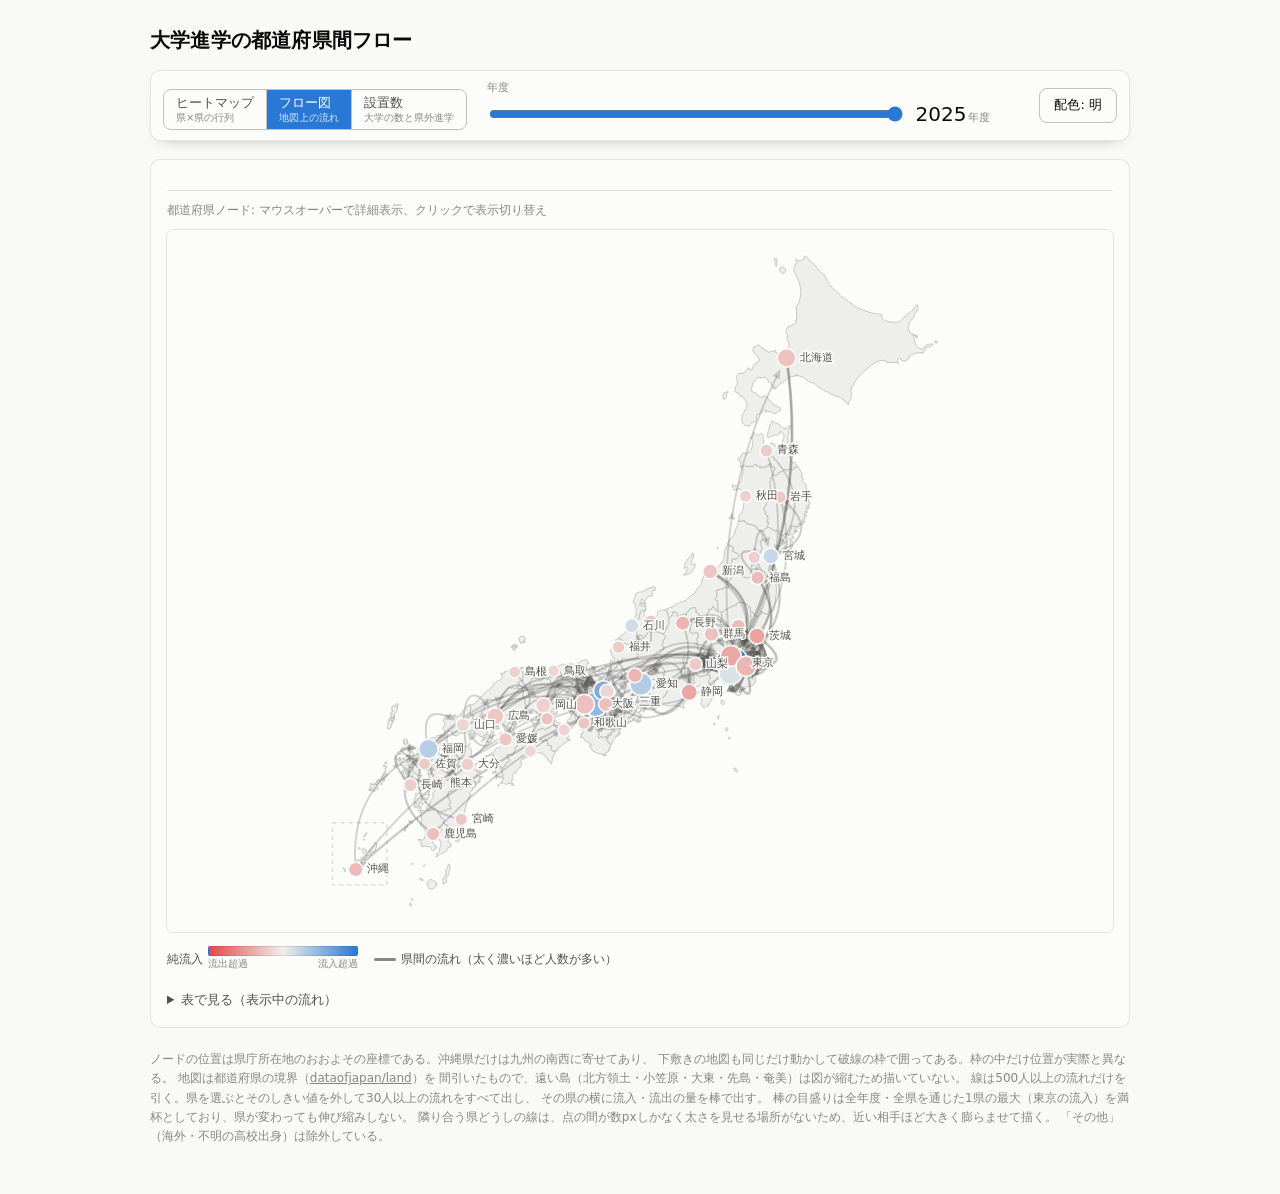
<file: viz/graph.html>
<!doctype html>
<html lang="ja">
<head>
<meta charset="utf-8">
<meta name="viewport" content="width=device-width, initial-scale=1">
<title>大学進学の都道府県間フロー 2015-2025</title>
<link rel="stylesheet" href="shared/base.css?v=c6e90a9e">
<style>
  /* 図の面はパネルと同じ背景色なので、境目がないと「どこで切れているか」が読めない。
     レイアウトを動かさないよう border ではなく box-shadow で縁を引く。 */
  canvas {
    cursor: grab; touch-action: pan-y; margin: 0 auto;
    box-shadow: 0 0 0 1px var(--border);
    border-radius: 6px;
  }
  canvas.grabbing { cursor: grabbing; }

  .legend .scale { display: inline-block; }
  .legend .bar {
    display: block;
    width: 150px; height: 10px; border-radius: 2px; border: 1px solid var(--border);
    background: linear-gradient(to right, var(--pole-out), var(--pole-mid), var(--pole-in));
  }
  .legend .ends { display: flex; justify-content: space-between; width: 150px; font-size: 10px; color: var(--muted); }
  .legend .line { display: inline-block; width: 22px; height: 3px; border-radius: 2px; }
</style>
</head>
<body>
<div class="wrap">
  <h1>大学進学の都道府県間フロー</h1>

  <div id="viz-chrome"></div>

  <div class="panel">
    <p class="hints">
      <span>都道府県ノード: マウスオーバーで詳細表示、クリックで表示切り替え</span>
    </p>

    <div class="chart">
      <canvas id="flowmap"></canvas>
      <div class="tooltip" id="tooltip" role="status" aria-live="polite"></div>
    </div>

    <div class="legend">
      <span class="key">
        <span>純流入</span>
        <span class="scale">
          <span class="bar"></span>
          <span class="ends"><span>流出超過</span><span>流入超過</span></span>
        </span>
      </span>
      <span class="key">
        <span class="line" style="background: var(--muted)"></span>県間の流れ（太く濃いほど人数が多い）
      </span>
    </div>

    <details>
      <summary id="table-summary">表で見る（表示中の流れ）</summary>
      <div id="table-host"></div>
    </details>
  </div>

  <footer>
    ノードの位置は県庁所在地のおおよその座標である。沖縄県だけは九州の南西に寄せてあり、
    下敷きの地図も同じだけ動かして破線の枠で囲ってある。枠の中だけ位置が実際と異なる。
    地図は都道府県の境界（<a href="https://github.com/dataofjapan/land">dataofjapan/land</a>）を
    間引いたもので、遠い島（北方領土・小笠原・大東・先島・奄美）は図が縮むため描いていない。
    線は500人以上の流れだけを引く。県を選ぶとそのしきい値を外して30人以上の流れをすべて出し、
    その県の横に流入・流出の量を棒で出す。
    棒の目盛りは全年度・全県を通じた1県の最大（東京の流入）を満杯としており、県が変わっても伸び縮みしない。
    隣り合う県どうしの線は、点の間が数pxしかなく太さを見せる場所がないため、近い相手ほど大きく膨らませて描く。
    「その他」（海外・不明の高校出身）は除外している。
  </footer>
</div>

<script src="data.js?v=220726bf"></script>
<script src="japan.js?v=751a735b"></script>
<script src="shared/theme.js?v=044e1c62"></script>
<script src="shared/format.js?v=a82415ab"></script>
<script src="shared/state.js?v=bcd0f174"></script>
<script src="shared/chrome.js?v=b8a28d20"></script>
<script src="shared/flowtable.js?v=91b3a135"></script>
<script>
(() => {
  "use strict";

  if (VIZ.state.redirectIfNeeded("graph")) return;

  // アドレス欄を書き換えられたときと戻る操作。状態を継ぎ足すより読み直すほうが確実。
  VIZ.state.onChange(() => window.location.reload());

  const N = OD_DATA.prefectures.length;
  const YEARS = OD_DATA.years;
  const format = VIZ.format;

  // 県庁所在地のおおよその緯度・経度。沖縄は九州南西の海域へ寄せた表示位置を使う。
  const COORDS = [
    [43.06, 141.35], [40.82, 140.74], [39.70, 141.15], [38.27, 140.87], [39.72, 140.10],
    [38.24, 140.36], [37.75, 140.47], [36.34, 140.45], [36.57, 139.88], [36.39, 139.06],
    [35.86, 139.65], [35.61, 140.12], [35.69, 139.69], [35.45, 139.64], [37.90, 139.02],
    [36.70, 137.21], [36.59, 136.63], [36.07, 136.22], [35.66, 138.57], [36.65, 138.18],
    [35.39, 136.72], [34.98, 138.38], [35.18, 136.91], [34.73, 136.51], [35.00, 135.87],
    [35.02, 135.76], [34.69, 135.52], [34.69, 135.18], [34.69, 135.83], [34.23, 135.17],
    [35.50, 134.24], [35.47, 133.05], [34.66, 133.93], [34.40, 132.46], [34.19, 131.47],
    [34.07, 134.56], [34.34, 134.04], [33.84, 132.77], [33.56, 133.53], [33.61, 130.42],
    [33.25, 130.30], [32.74, 129.87], [32.79, 130.74], [33.24, 131.61], [31.91, 131.42],
    [31.56, 130.56], [30.70, 128.20],
  ];

  // ---- 下敷きの地図 --------------------------------------------------------
  // ノードの位置関係だけでは、どこを見ているのかが読めない。県の輪郭を薄く敷く。
  //
  // 沖縄のノードは実際の那覇より北西へ寄せてある（実位置に置くと図が縦に伸びて
  // 本土が潰れる）。地図だけ実位置に描くとノードが海に浮くので、地図も同じだけ
  // ずらし、入れ図として枠で囲う。ずらす量は COORDS が決めているのでここで持つ。
  const NAHA = [26.21, 127.68];
  const OKINAWA = OD_DATA.prefectures.indexOf("沖縄県");
  const OKINAWA_SHIFT = [COORDS[OKINAWA][0] - NAHA[0], COORDS[OKINAWA][1] - NAHA[1]];

  const MAP_RINGS = [];
  const INSET_RINGS = [];
  for (const prefecture of JAPAN_MAP.prefectures) {
    const inset = prefecture.name === "沖縄県";
    const [dLat, dLon] = inset ? OKINAWA_SHIFT : [0, 0];
    for (const flat of prefecture.rings) {
      const ring = [];
      for (let k = 0; k < flat.length; k += 2) ring.push([flat[k] + dLat, flat[k + 1] + dLon]);
      MAP_RINGS.push(ring);
      if (inset) INSET_RINGS.push(ring);
    }
  }

  const PAD = 26;

  const canvas = document.getElementById("flowmap");
  const ctx = canvas.getContext("2d");
  const tooltip = document.getElementById("tooltip");

  // ---- 大きさ --------------------------------------------------------------
  // 幅は枠いっぱいに取る。等倍で全国を出すときの大きさを決めるのは高さのほうなので
  // （日本は縦に長い）、横に広げても等倍の図は大きくならない。それでも幅を切らないのは、
  // 拡大して1県の出入りを追うときに、流れが左右へ広がるためである。
  //
  // 幅を絞って中央に置く手も試したが、canvas の背景色とパネルの背景色が同じなので
  // 境目が見えず、「余白があるのに絵が切れている」ようにしか見えなかった。
  // 切れ目は枠の縁と一致させる。
  const MIN_WIDTH = 320;
  const MIN_HEIGHT = 700;   // 従来の固定値。画面が低くてもここより小さくはしない
  const MAX_HEIGHT = 1000;
  const VIEWPORT_SHARE = 0.78;

  let WIDTH = 680;
  let HEIGHT = 700;

  function measure() {
    HEIGHT = Math.round(Math.min(MAX_HEIGHT,
      Math.max(MIN_HEIGHT, window.innerHeight * VIEWPORT_SHARE)));
    WIDTH = Math.max(MIN_WIDTH, Math.round(canvas.parentElement.clientWidth));
  }

  // ---- 投影 ----------------------------------------------------------------
  // 全国の外接範囲に合わせた1本きり。地域を絞る操作は投影ではなく後段のズームで表す。
  // 枠の大きさが変わったら組み直すが、緯度経度と world 座標の対応は proj が持つので、
  // 組み直しても「いまどこを見ていたか」を地理の側で引き継げる。
  // 範囲は地図まで含めて取る。ノードだけで決めると北海道の北半分が枠の外に出る。
  // そのぶん等倍の図は縮むが、切れた海岸線より読みにくいものはない。
  const LATS = COORDS.map(([lat]) => lat).concat(MAP_RINGS.flatMap((r) => r.map(([lat]) => lat)));
  const LONS = COORDS.map(([, lon]) => lon).concat(MAP_RINGS.flatMap((r) => r.map(([, lon]) => lon)));
  const LAT_RANGE = [Math.min(...LATS), Math.max(...LATS)];
  const LON_RANGE = [Math.min(...LONS), Math.max(...LONS)];
  const SHRINK = Math.cos((LAT_RANGE[0] + LAT_RANGE[1]) / 2 * Math.PI / 180);
  const SPAN_X = (LON_RANGE[1] - LON_RANGE[0]) * SHRINK;
  const SPAN_Y = LAT_RANGE[1] - LAT_RANGE[0];

  let proj = null;
  let points = [];
  let mapPaths = [];
  let insetBox = null;

  function project() {
    const scale = Math.min((WIDTH - PAD * 2) / SPAN_X, (HEIGHT - PAD * 2) / SPAN_Y);
    proj = {
      scale,
      offsetX: (WIDTH - SPAN_X * scale) / 2,
      offsetY: (HEIGHT - SPAN_Y * scale) / 2,
    };
    points = COORDS.map(([lat, lon]) => geoToWorld(lat, lon));
    // 輪郭も world 座標にしておく。描画のたびに緯度経度から起こす必要はない。
    mapPaths = MAP_RINGS.map((ring) => ring.map(([lat, lon]) => geoToWorld(lat, lon)));

    const inset = INSET_RINGS.flat().map(([lat, lon]) => geoToWorld(lat, lon));
    const xs = inset.map((point) => point.x);
    const ys = inset.map((point) => point.y);
    const margin = 10;
    insetBox = {
      x: Math.min(...xs) - margin,
      y: Math.min(...ys) - margin,
      w: Math.max(...xs) - Math.min(...xs) + margin * 2,
      h: Math.max(...ys) - Math.min(...ys) + margin * 2,
    };
  }

  const geoToWorld = (lat, lon) => ({
    x: proj.offsetX + (lon - LON_RANGE[0]) * SHRINK * proj.scale,
    y: proj.offsetY + (LAT_RANGE[1] - lat) * proj.scale,
  });

  const worldToGeo = (x, y) => ({
    lat: LAT_RANGE[1] - (y - proj.offsetY) / proj.scale,
    lon: LON_RANGE[0] + (x - proj.offsetX) / (SHRINK * proj.scale),
  });

  measure();
  project();

  // ---- ビュー変換 ----------------------------------------------------------
  // 投影した座標（以下 world）に scale と平行移動を掛けて画面座標にする。
  // 拡大への追随度は要素ごとに変える。座標は完全に、ノードや線幅は控えめに、文字は追随しない。
  const MIN_SCALE = 1;
  const MAX_SCALE = 8;
  const MARK_FOLLOW = 0.35;

  const view = { scale: 1, tx: 0, ty: 0 };

  const markScale = () => 1 + (view.scale - 1) * MARK_FOLLOW;
  const screenOf = (point) => ({
    x: point.x * view.scale + view.tx,
    y: point.y * view.scale + view.ty,
  });

  // 平行移動の可動域。2段構えにしている。
  // 投影の枠を外へはみ出させないのが1段目。ただし日本は枠の中を斜めに走る帯なので、
  // 枠の北西・南東の隅は海しかない。拡大してそこへ寄せると1県も映らない眺めになる。
  // そこで2段目に、画面の中心から最寄りの県までの距離に上限を置く。
  // 画面の半分を 1 とした距離で測る。県が縁にかろうじて掛かるだけでは足りないので、内側で止める。
  const REACH = 0.55;

  function fenceToFrame() {
    view.tx = Math.min(0, Math.max(WIDTH - WIDTH * view.scale, view.tx));
    view.ty = Math.min(0, Math.max(HEIGHT - HEIGHT * view.scale, view.ty));
  }

  function clampView() {
    view.scale = Math.min(MAX_SCALE, Math.max(MIN_SCALE, view.scale));
    fenceToFrame();

    const halfWidth = WIDTH / 2 / view.scale;
    const halfHeight = HEIGHT / 2 / view.scale;
    const centerX = (WIDTH / 2 - view.tx) / view.scale;
    const centerY = (HEIGHT / 2 - view.ty) / view.scale;

    // 画面の半分を1とした距離で、いちばん近い県を測る。
    let nearest = null;
    let reach = Infinity;
    for (const point of points) {
      const distance = Math.max(
        Math.abs(point.x - centerX) / halfWidth,
        Math.abs(point.y - centerY) / halfHeight);
      if (distance < reach) {
        reach = distance;
        nearest = point;
      }
    }

    if (reach > REACH) {
      const pull = 1 - REACH / reach;
      view.tx = WIDTH / 2 - (centerX + (nearest.x - centerX) * pull) * view.scale;
      view.ty = HEIGHT / 2 - (centerY + (nearest.y - centerY) * pull) * view.scale;
      fenceToFrame();
    }
  }

  // 指定した画面上の点を固定したまま倍率を変える。倍率が動かなければ false を返す。
  function zoomAt(factor, x, y) {
    const next = Math.min(MAX_SCALE, Math.max(MIN_SCALE, view.scale * factor));
    if (Math.abs(next - view.scale) < 1e-6) return false;
    const ratio = next / view.scale;
    view.tx = x - (x - view.tx) * ratio;
    view.ty = y - (y - view.ty) * ratio;
    view.scale = next;
    clampView();
    return true;
  }

  // ---- 尺度 ----------------------------------------------------------------
  // 年をまたいで比較できるよう、太さ・大きさ・色の定義域は全年度で固定する。
  let maxMovers = 0;
  let maxVolume = 0;   // 1県の「送り出し＋受け入れ」の全国最大。ノードの大きさの満杯
  let maxNet = 0;
  let maxSide = 0;   // 1県の流入・流出の全国最大。選択県の量を測る物差しに使う
  for (let y = 0; y < YEARS.length; y += 1) {
    for (let i = 0; i < N; i += 1) {
      const entrants = OD_DATA.local[y][i] + OD_DATA.outbound[y][i];
      maxVolume = Math.max(maxVolume, entrants + OD_DATA.capacity.total[y][i]);
      maxNet = Math.max(maxNet, Math.abs(OD_DATA.netInflow[y][i]));
      maxSide = Math.max(maxSide, OD_DATA.inbound[y][i], OD_DATA.outbound[y][i]);
      for (let j = 0; j < N; j += 1) {
        if (i !== j && OD_DATA.matrix[y][i][j] > maxMovers) maxMovers = OD_DATA.matrix[y][i][j];
      }
    }
  }

  const FOCUS_FLOOR = 30;   // 県を選んだときに描く最小人数
  // 全体を出すときの最小人数。かつては手で動かせるつまみだったが、動かしても図の
  // 見え方が大きく変わらず、何のための操作か伝わらなかったので固定値にした。
  // 値そのものは図の外（読み方の文と脚注）に書いてある。
  const THRESHOLD = 500;

  // どこかの年度で最小しきい値に届く組だけを候補にする。毎フレーム 2,000 組を走らない。
  const candidates = [];
  for (let i = 0; i < N; i += 1) {
    for (let j = 0; j < N; j += 1) {
      if (i === j) continue;
      let peak = 0;
      for (let y = 0; y < YEARS.length; y += 1) peak = Math.max(peak, OD_DATA.matrix[y][i][j]);
      if (peak >= FOCUS_FLOOR) candidates.push({ i, j, peak });
    }
  }
  candidates.sort((a, b) => b.peak - a.peak);

  const edgeWidth = (movers) => 0.9 + 6.0 * Math.sqrt(movers / maxMovers);
  // 人数を太さだけに任せると伝わらない。平方根の尺度は差を圧縮するうえ、
  // どんなに小さい流れにも最低幅があるので、細い線が本数で押し勝ってしまう。
  // 濃さにも同じ量を載せて、小さい流れは背景へ沈める。
  // べき乗（0.4）は純流入の配色と同じ考えで、中位の流れにも濃さを届かせるため。
  // 定義域は太さと同じく全年度で固定する。年をまたいで濃さを比べられるようにする。
  const edgeWeight = (movers) => Math.pow(Math.max(0, movers) / maxMovers, 0.4);
  // ノードの大きさは、送り出し（その県の高校から進学した人数）と
  // 受け入れ（その県の大学に入った人数）の合計。定義域は全年度で固定する。
  // 密集はズームで解くので、等倍時の大きさは重なりぎりぎりまで上げてある。
  const RADIUS_MIN = 4.5;
  const RADIUS_SPAN = 11.5;
  const radiusOf = (value, max) => RADIUS_MIN + RADIUS_SPAN * Math.sqrt(value / max);
  // 東京の純流入は次点の4倍あり、線形でも平方根でも他県が白く飛ぶ。
  // 打ち切らずに中位まで色を届かせるため、符号付きのべき乗（0.4）を使う。
  const netPosition = (net) => Math.sign(net) * Math.pow(Math.abs(net) / maxNet, 0.4);

  // ---- 状態 ----------------------------------------------------------------
  const saved = VIZ.state.get();
  const state = {
    // 全国が収まる初期の視点にいるかどうか。拡大・移動した時点で false になる。
    // 枠の大きさが変わったときの振る舞いが、ここで変わる。
    home: true,
    focus: saved.pref === null ? null : format.toIndex(saved.pref),
    hover: null,
  };

  let theme = VIZ.theme.read();

  function netColor(net) {
    const position = netPosition(net);
    return position >= 0
      ? VIZ.theme.blend(theme.poleMid, theme.poleIn, position)
      : VIZ.theme.blend(theme.poleMid, theme.poleOut, -position);
  }

  // ---- 年度の補間 ----------------------------------------------------------
  function movesAt(i, j) {
    const { low, high, f } = VIZ.chrome.frame();
    const a = OD_DATA.matrix[low][i][j];
    const b = OD_DATA.matrix[high][i][j];
    return a + (b - a) * f;
  }

  function netAt(i) {
    const { low, high, f } = VIZ.chrome.frame();
    const a = OD_DATA.netInflow[low][i];
    const b = OD_DATA.netInflow[high][i];
    return a + (b - a) * f;
  }

  function entrantsAt(i) {
    const { low, high, f } = VIZ.chrome.frame();
    const a = OD_DATA.local[low][i] + OD_DATA.outbound[low][i];
    const b = OD_DATA.local[high][i] + OD_DATA.outbound[high][i];
    return a + (b - a) * f;
  }

  function capacityAt(i) {
    const { low, high, f } = VIZ.chrome.frame();
    const a = OD_DATA.capacity.total[low][i];
    const b = OD_DATA.capacity.total[high][i];
    return a + (b - a) * f;
  }

  // 送り出しと受け入れの合計。かつては2つを切り替えられたが、東京以外では差が小さく、
  // 切り替えても何が変わったのか読み取れなかった。県の進学人口の総量として1つに束ねる。
  function volumeAt(i) {
    return entrantsAt(i) + capacityAt(i);
  }

  function nodeRadiusOf(index) {
    return radiusOf(volumeAt(index), maxVolume);
  }

  // 表示するエッジ。県を選んでいるときは、その県に触れる流れだけを最小人数まで下げて出す。
  function visibleEdges() {
    const shown = [];
    for (const pair of candidates) {
      const { i, j } = pair;
      const touchesFocus = state.focus !== null && (i === state.focus || j === state.focus);
      if (state.focus !== null && !touchesFocus) continue;
      const movers = movesAt(i, j);
      if (movers < (touchesFocus ? FOCUS_FLOOR : THRESHOLD)) continue;
      shown.push({ i, j, movers });
    }
    return shown;
  }

  // ---- 描画 ----------------------------------------------------------------
  // 枠が変わったら投影を組み直す。組み直しの前後で見ている場所が飛ばないよう、
  // 画面中心の地点を緯度経度で覚えておいて当て直す。初期の視点のままなら全国を取り直す。
  function resize() {
    const center = !state.home && proj
      ? worldToGeo((WIDTH / 2 - view.tx) / view.scale, (HEIGHT / 2 - view.ty) / view.scale)
      : null;

    measure();
    project();

    const ratio = window.devicePixelRatio || 1;
    canvas.width = WIDTH * ratio;
    canvas.height = HEIGHT * ratio;
    canvas.style.width = `${WIDTH}px`;
    canvas.style.height = `${HEIGHT}px`;
    ctx.setTransform(ratio, 0, 0, ratio, 0, 0);

    if (state.home) {
      view.scale = 1;
      view.tx = 0;
      view.ty = 0;
    } else if (center) {
      const world = geoToWorld(center.lat, center.lon);
      view.tx = WIDTH / 2 - world.x * view.scale;
      view.ty = HEIGHT / 2 - world.y * view.scale;
    }
    clampView();
    draw();
  }

  // 全国が収まる初期の視点へ戻す。ダブルクリックの受け皿。
  function goHome() {
    state.home = true;
    view.scale = 1;
    view.tx = 0;
    view.ty = 0;
    draw();
  }

  // 手で拡大・移動した時点で、初期の視点ではなくなる。
  // ズーム位置そのものはハッシュに載せない。共有時に意図しない拡大を強制しないため。
  function leaveHome() {
    state.home = false;
  }

  // 制御点を中点から垂直にずらす。向きを固定するので A→B と B→A が重ならない。
  //
  // ずらす量を距離に対する一定比にすると、隣り合う県の間が数pxしか空かない。
  // 東京から見た神奈川・埼玉・千葉は流入の最上位なのに、線がノードの内側に埋もれて
  // 太さを見せる場所がなかった。近い相手ほど大きく膨らませ、線が姿を現す場所を作る。
  const BOW_RATIO = 0.11;
  const BOW_FLOOR = 52;   // 画面上でこれだけは横へ張り出させる

  function controlPoint(a, b) {
    const dx = b.x - a.x;
    const dy = b.y - a.y;
    const distance = Math.hypot(dx, dy) || 1;
    const bow = Math.max(BOW_RATIO, BOW_FLOOR * markScale() / distance);
    return {
      x: (a.x + b.x) / 2 + dy * bow,
      y: (a.y + b.y) / 2 - dx * bow,
    };
  }

  // 曲線上の速さ。t のわずかな変化が画面上で何px動くかを表す。
  // 弦の長さで代用すると、大きく膨らんだ短い辺で矢じりの位置が破綻する。
  function speedAt(a, c, b, t) {
    const slope = tangent(a, c, b, t);
    return Math.hypot(slope.x, slope.y) || 1;
  }

  // 終点の円に触れる手前の t を、曲線に沿って後ろから探す。
  function edgeOfNode(a, c, b, radius) {
    let t = 1;
    for (let step = 0; step < 26; step += 1) {
      const point = pointOnCurve(a, c, b, t);
      if (Math.hypot(point.x - b.x, point.y - b.y) >= radius) break;
      t -= 0.02;
    }
    return Math.max(0.08, t);
  }

  function pointOnCurve(a, c, b, t) {
    const u = 1 - t;
    return {
      x: u * u * a.x + 2 * u * t * c.x + t * t * b.x,
      y: u * u * a.y + 2 * u * t * c.y + t * t * b.y,
    };
  }

  function tangent(a, c, b, t) {
    return {
      x: 2 * (1 - t) * (c.x - a.x) + 2 * t * (b.x - c.x),
      y: 2 * (1 - t) * (c.y - a.y) + 2 * t * (b.y - c.y),
    };
  }

  // 向きは矢じりだけで語らせる。以前は起点側を太く終点側を細くする帯で描いていたが、
  // 幅の変化は曲線の全長にわたって少しずつ効くので、目では追えなかった。
  // 線は一定幅にして（太さは人数のまま）、そのぶん矢じりを大きく、数を増やす。
  const ARROW_MIN = 10;         // 細い線でも向きが読める大きさ
  const ARROW_SPACING = 190;    // 途中の矢じりを置く間隔の目安
  const ARROW_MAX_MID = 3;

  // 曲線上の t の位置に、進行方向を向いた矢じりを1つ塗る。
  function drawArrow(from, control, to, t, size) {
    const tip = pointOnCurve(from, control, to, t);
    const slope = tangent(from, control, to, t);
    const angle = Math.atan2(slope.y, slope.x);
    ctx.beginPath();
    ctx.moveTo(tip.x, tip.y);
    ctx.lineTo(tip.x - size * Math.cos(angle - 0.42), tip.y - size * Math.sin(angle - 0.42));
    ctx.lineTo(tip.x - size * Math.cos(angle + 0.42), tip.y - size * Math.sin(angle + 0.42));
    ctx.closePath();
    ctx.fill();
  }

  function drawEdge(edge, screen, mark) {
    const from = screen[edge.i];
    const to = screen[edge.j];
    const control = controlPoint(from, to);
    // 曲線は3つの制御点の凸包に収まる。画面から外れた束はここで捨てる。
    const pad = 40;
    if (Math.min(from.x, control.x, to.x) > WIDTH + pad
      || Math.max(from.x, control.x, to.x) < -pad
      || Math.min(from.y, control.y, to.y) > HEIGHT + pad
      || Math.max(from.y, control.y, to.y) < -pad) return;

    const width = edgeWidth(edge.movers) * mark;

    // 選択中の県、なければカーソルの下の県を基準に、流出と流入を塗り分ける。
    // 濃さは人数で決める。ここを一律にすると、30人の流れが2万人の流れと同じ顔で並び、
    // 本数の釣り合いだけが見えて量の偏りが消える。
    const weight = edgeWeight(edge.movers);
    const anchor = state.focus !== null ? state.focus : state.hover;
    let color = theme.secondary;
    let alpha = anchor === null ? 0.13 + 0.52 * weight : 0.05 + 0.10 * weight;
    if (anchor !== null && (edge.i === anchor || edge.j === anchor)) {
      color = edge.i === anchor ? theme.poleOut : theme.poleIn;
      alpha = 0.22 + 0.72 * weight;
    }

    // 終点はノードの縁で止め、その先を矢じりにあてる。
    const radius = nodeRadiusOf(edge.j) * mark;
    const head = Math.max(ARROW_MIN * mark, width * 2.1);
    const tipAt = edgeOfNode(from, control, to, radius + 1);
    const endAt = Math.max(0.02, tipAt - head * 0.7 / speedAt(from, control, to, tipAt));
    // 曲線の長さ。膨らませた短い辺では弦とかけ離れるので、3点の速さから見積もる。
    const span = (speedAt(from, control, to, 0)
      + 4 * speedAt(from, control, to, 0.5)
      + speedAt(from, control, to, 1)) / 6;

    // 二次ベジエを endAt で切って前半だけ描く（de Casteljau）。
    const stopAt = pointOnCurve(from, control, to, endAt);
    const bend = {
      x: from.x + (control.x - from.x) * endAt,
      y: from.y + (control.y - from.y) * endAt,
    };
    ctx.strokeStyle = VIZ.theme.withAlpha(color, alpha);
    ctx.lineWidth = width;
    ctx.lineCap = "butt";
    ctx.beginPath();
    ctx.moveTo(from.x, from.y);
    ctx.quadraticCurveTo(bend.x, bend.y, stopAt.x, stopAt.y);
    ctx.stroke();

    ctx.fillStyle = VIZ.theme.withAlpha(color, alpha);
    drawArrow(from, control, to, tipAt, head);

    // 長い流れは終点の矢じりが束に埋もれる。途中にも等間隔で置いて、
    // 画面の端で切れている流れでも向きが読めるようにする。
    const mids = Math.min(ARROW_MAX_MID, Math.floor(span / ARROW_SPACING));
    for (let step = 1; step <= mids; step += 1) {
      drawArrow(from, control, to, tipAt * step / (mids + 1), head * 0.82);
    }
  }

  function drawNode(index, screen, mark, dim) {
    const point = screen[index];
    const radius = nodeRadiusOf(index) * mark;
    if (point.x < -radius - 4 || point.x > WIDTH + radius + 4
      || point.y < -radius - 4 || point.y > HEIGHT + radius + 4) return;

    ctx.globalAlpha = dim ? 0.25 : 1;
    ctx.fillStyle = netColor(netAt(index));
    ctx.beginPath();
    ctx.arc(point.x, point.y, radius, 0, Math.PI * 2);
    ctx.fill();
    // 重なったノードが融合しないよう、背景色のリングで縁取る。
    ctx.strokeStyle = theme.surface;
    ctx.lineWidth = 1.5;
    ctx.stroke();
    if (index === state.focus || index === state.hover) {
      ctx.strokeStyle = theme.text;
      ctx.lineWidth = 2;
      ctx.beginPath();
      ctx.arc(point.x, point.y, radius + 2.5, 0, Math.PI * 2);
      ctx.stroke();
    }
    ctx.globalAlpha = 1;
  }

  // ラベルは重なったら捨てる。規模の大きい県から順に置き、必ず出したい県は先に通す。
  // 文字は拡大に追随しない。拡大でノードの間隔だけが開き、ここを通るラベルが増える。
  function drawLabels(priority, forced, screen, mark) {
    ctx.font = "11px system-ui, -apple-system, 'Hiragino Sans', sans-serif";
    ctx.textBaseline = "middle";
    ctx.textAlign = "left";
    const placed = [];

    for (const index of priority) {
      const name = format.short(index);
      const point = screen[index];
      if (point.x < -60 || point.x > WIDTH + 60 || point.y < -20 || point.y > HEIGHT + 20) continue;
      const radius = nodeRadiusOf(index) * mark + 4;
      const width = ctx.measureText(name).width;
      // 右端では文字が切れるのでノードの左側へ回す。
      // ただし回した先が左端を割るなら回さない。切れる側を入れ替えるだけになる。
      const behind = point.x - radius - width - 3;
      const flip = point.x + radius + width + 6 > WIDTH && behind >= 2;
      const box = {
        x: flip ? behind : point.x + radius,
        y: point.y - 7, w: width + 3, h: 14,
      };
      const collides = placed.some((other) =>
        box.x < other.x + other.w && box.x + box.w > other.x
        && box.y < other.y + other.h && box.y + box.h > other.y);
      if (collides && !forced.has(index)) continue;
      placed.push(box);

      ctx.lineWidth = 3;
      ctx.strokeStyle = theme.surface;
      ctx.strokeText(name, box.x, point.y);
      ctx.fillStyle = forced.has(index) ? theme.text : theme.secondary;
      ctx.fillText(name, box.x, point.y);
    }
  }

  // ---- 全体図 --------------------------------------------------------------
  // 拡大するほど手元は読めるが、全体のどこを見ているのかが分からなくなる。
  // 縮尺の小さい全体図を右下に出し、いま見えている範囲を枠で示す。枠は掴んで動かせる。
  const OVERVIEW_WIDTH = 152;
  const OVERVIEW_MARGIN = 12;
  const OVERVIEW_FROM = 1.05;   // 等倍付近では出さない。見失いようがないため

  const overviewShown = () => view.scale > OVERVIEW_FROM;

  function overviewBox() {
    const height = Math.round(OVERVIEW_WIDTH * HEIGHT / WIDTH);
    return {
      x: WIDTH - OVERVIEW_WIDTH - OVERVIEW_MARGIN,
      y: HEIGHT - height - OVERVIEW_MARGIN,
      w: OVERVIEW_WIDTH,
      h: height,
    };
  }

  function drawOverview() {
    if (!overviewShown()) return;
    const box = overviewBox();
    const k = box.w / WIDTH;

    ctx.save();
    ctx.globalAlpha = 0.95;
    ctx.fillStyle = theme.surface;
    ctx.fillRect(box.x, box.y, box.w, box.h);
    ctx.globalAlpha = 1;
    ctx.strokeStyle = theme.axis;
    ctx.lineWidth = 1;
    ctx.strokeRect(box.x + 0.5, box.y + 0.5, box.w - 1, box.h - 1);

    // 現在地を知る場所なので、県境までは要らない。国の形が分かるだけの輪郭を敷く。
    ctx.beginPath();
    for (const ring of mapPaths) {
      for (let k2 = 0; k2 < ring.length; k2 += 1) {
        const x = box.x + ring[k2].x * k;
        const y = box.y + ring[k2].y * k;
        if (k2 === 0) ctx.moveTo(x, y);
        else ctx.lineTo(x, y);
      }
      ctx.closePath();
    }
    ctx.fillStyle = VIZ.theme.blend(theme.surface, theme.text, theme.dark ? 0.14 : 0.09);
    ctx.fill();

    // ここは数値を読む場所ではなく現在地を知る場所なので、県は向きが分かる点に留める。
    for (let index = 0; index < N; index += 1) {
      const chosen = index === state.focus;
      ctx.fillStyle = chosen ? theme.accent : theme.muted;
      ctx.beginPath();
      ctx.arc(box.x + points[index].x * k, box.y + points[index].y * k,
        chosen ? 3 : 1.7, 0, Math.PI * 2);
      ctx.fill();
    }

    // いま見えている範囲。外側を伏せて、切り取っている場所を示す。
    const seen = {
      x: box.x + (-view.tx / view.scale) * k,
      y: box.y + (-view.ty / view.scale) * k,
      w: WIDTH / view.scale * k,
      h: HEIGHT / view.scale * k,
    };
    ctx.beginPath();
    ctx.rect(box.x, box.y, box.w, box.h);
    ctx.rect(seen.x, seen.y, seen.w, seen.h);
    ctx.fillStyle = VIZ.theme.withAlpha(theme.text, theme.dark ? 0.20 : 0.11);
    ctx.fill("evenodd");
    ctx.strokeStyle = theme.text;
    ctx.lineWidth = 1.5;
    ctx.strokeRect(seen.x, seen.y, seen.w, seen.h);
    ctx.restore();
  }

  function inOverview(point) {
    if (!overviewShown()) return false;
    const box = overviewBox();
    return point.x >= box.x && point.x <= box.x + box.w
      && point.y >= box.y && point.y <= box.y + box.h;
  }

  // 全体図の中で指した地点を、本図の中心へ持ってくる。
  function jumpTo(point) {
    const box = overviewBox();
    const k = box.w / WIDTH;
    view.tx = WIDTH / 2 - (point.x - box.x) / k * view.scale;
    view.ty = HEIGHT / 2 - (point.y - box.y) / k * view.scale;
    clampView();
    leaveHome();
    draw();
  }

  // 色の意味を図の外に置くと、線を見るたび凡例へ視線を往復させることになる。
  // 選択した県のすぐ横に、その県から見た向きと色を書く。
  //
  // 同じ行に量の物差しも置く。地図の線は「太さ×長さ」でインクの量が決まるので、
  // 長さが地理に固定されている以上、量は線だけでは伝わらない。神奈川から東京への
  // 21,550人は線の長さが15pxしかなく、北海道からの2,700人は450pxある。
  // 棒は全年度・全県を通じた1県の最大（東京の流入）を満杯とする共通の目盛りで引く。
  // 東京を選べば満杯近くまで伸び、他県を選べば同じ棒がわずかしか伸びない。
  const BAR_WIDTH = 76;

  function drawFocusKey(screen, mark) {
    if (state.focus === null) return;
    const index = state.focus;
    const point = screen[index];
    const radius = nodeRadiusOf(index) * mark;
    const name = format.short(index);
    const year = VIZ.chrome.yearIndex();

    ctx.font = "11px system-ui, -apple-system, 'Hiragino Sans', sans-serif";
    ctx.textBaseline = "middle";
    ctx.textAlign = "left";

    const GLYPH = 18;
    const GAP = 7;
    const rows = [
      {
        color: theme.poleIn, text: `${name}へ`, away: false,
        value: OD_DATA.inbound[year][index],
      },
      {
        color: theme.poleOut, text: `${name}から`, away: true,
        value: OD_DATA.outbound[year][index],
      },
    ];
    const labelWidth = Math.max(...rows.map((row) => ctx.measureText(row.text).width));
    const numberWidth = Math.max(...rows.map((row) => ctx.measureText(format.count(row.value)).width));
    const plate = {
      w: 10 + GLYPH + GAP + labelWidth + GAP + BAR_WIDTH + GAP + numberWidth + 10,
      h: 40,
    };
    const flip = point.x + radius + plate.w + 8 > WIDTH;
    const left = Math.max(4, flip ? point.x - radius - 6 - plate.w : point.x + radius + 6);
    const top = Math.min(HEIGHT - plate.h - 4, point.y + 8);

    ctx.fillStyle = VIZ.theme.withAlpha(theme.surface, 0.93);
    ctx.fillRect(left, top, plate.w, plate.h);
    ctx.strokeStyle = theme.axis;
    ctx.lineWidth = 1;
    ctx.strokeRect(left + 0.5, top + 0.5, plate.w - 1, plate.h - 1);

    rows.forEach((row, order) => {
      const y = top + 13 + order * 15;
      const x = left + 10;

      // 矢印は選択県から見た向き。流出は県から離れる側、流入は県へ向かう側を指す。
      const toward = flip ? 1 : -1;
      const direction = row.away ? -toward : toward;
      ctx.strokeStyle = row.color;
      ctx.lineWidth = 2.5;
      ctx.beginPath();
      ctx.moveTo(x, y);
      ctx.lineTo(x + GLYPH, y);
      ctx.stroke();

      const tip = direction > 0 ? x + GLYPH : x;
      ctx.fillStyle = row.color;
      ctx.beginPath();
      ctx.moveTo(tip + direction * 5, y);
      ctx.lineTo(tip - direction * 2.5, y - 4);
      ctx.lineTo(tip - direction * 2.5, y + 4);
      ctx.closePath();
      ctx.fill();

      ctx.fillStyle = theme.text;
      ctx.fillText(row.text, x + GLYPH + GAP, y);

      // 目盛りの器を薄く出す。空に近い棒でも「満杯までの距離」が読める。
      const barX = x + GLYPH + GAP + labelWidth + GAP;
      ctx.fillStyle = VIZ.theme.withAlpha(theme.axis, 0.35);
      ctx.fillRect(barX, y - 4, BAR_WIDTH, 8);
      ctx.fillStyle = row.color;
      ctx.fillRect(barX, y - 4, Math.max(1, BAR_WIDTH * row.value / maxSide), 8);

      ctx.fillStyle = theme.secondary;
      ctx.fillText(format.count(row.value), barX + BAR_WIDTH + GAP, y);
    });
  }

  // 下敷きなので、流れと競合しない濃さに留める。地の色から文字色へわずかに寄せるだけ。
  // 陸と海の差より、県境が読めることのほうが位置の手掛かりになる。
  function drawMap() {
    const mark = markScale();
    ctx.beginPath();
    for (const ring of mapPaths) {
      for (let k = 0; k < ring.length; k += 1) {
        const point = screenOf(ring[k]);
        if (k === 0) ctx.moveTo(point.x, point.y);
        else ctx.lineTo(point.x, point.y);
      }
      ctx.closePath();
    }
    ctx.fillStyle = VIZ.theme.blend(theme.surface, theme.text, theme.dark ? 0.10 : 0.06);
    ctx.fill();
    // 細い島は面が出ないので、読めるかどうかは線の側で決まる。下限を置く。
    ctx.lineWidth = Math.max(0.9, Math.min(1.6, 0.9 * mark));
    ctx.strokeStyle = VIZ.theme.blend(theme.surface, theme.text, theme.dark ? 0.30 : 0.24);
    ctx.stroke();

    // 沖縄は実際の位置ではない。枠で囲って、地図の続きではないことを見せる。
    const box = {
      x: insetBox.x * view.scale + view.tx,
      y: insetBox.y * view.scale + view.ty,
      w: insetBox.w * view.scale,
      h: insetBox.h * view.scale,
    };
    ctx.save();
    ctx.setLineDash([4, 4]);
    ctx.lineWidth = 1;
    ctx.strokeStyle = VIZ.theme.blend(theme.surface, theme.text, theme.dark ? 0.26 : 0.2);
    ctx.strokeRect(box.x, box.y, box.w, box.h);
    ctx.restore();
  }

  function draw() {
    ctx.fillStyle = theme.surface;
    ctx.fillRect(0, 0, WIDTH, HEIGHT);
    drawMap();

    const screen = points.map(screenOf);
    const mark = markScale();

    const edges = visibleEdges();
    // 太い順に描き、細い線が上に載るようにする。
    edges.sort((a, b) => b.movers - a.movers);
    for (const edge of edges) drawEdge(edge, screen, mark);

    const touched = new Set();
    for (const edge of edges) { touched.add(edge.i); touched.add(edge.j); }

    const order = Array.from({ length: N }, (_, index) => index)
      .sort((a, b) => volumeAt(b) - volumeAt(a));
    // 県を選んでいるとき、やり取りのない県は沈める。ラベルも出ないので浮いて見えない。
    for (const index of order) {
      drawNode(index, screen, mark,
        state.focus !== null && !touched.has(index) && index !== state.focus);
    }

    const forced = new Set();
    if (state.focus !== null) {
      forced.add(state.focus);
      for (const edge of edges) forced.add(edge.i === state.focus ? edge.j : edge.i);
    }
    if (state.hover !== null) forced.add(state.hover);
    const priority = order.filter((index) =>
      state.focus === null || touched.has(index) || index === state.focus);
    drawLabels(priority, forced, screen, mark);
    drawFocusKey(screen, mark);
    drawOverview();

    renderTable(edges);
  }

  // ---- 対話 ----------------------------------------------------------------
  // canvas は CSS で縮むことがあるので、まず canvas 座標へ直す。判定はそのまま画面座標で行う。
  function canvasPoint(event) {
    const bounds = canvas.getBoundingClientRect();
    const factor = WIDTH / bounds.width;
    return {
      x: (event.clientX - bounds.left) * factor,
      y: (event.clientY - bounds.top) * factor,
    };
  }

  function nodeAt(event) {
    const { x, y } = canvasPoint(event);
    const mark = markScale();
    let best = null;
    let bestDistance = Infinity;
    for (let index = 0; index < N; index += 1) {
      const point = screenOf(points[index]);
      const distance = Math.hypot(point.x - x, point.y - y);
      const reach = Math.max(nodeRadiusOf(index) * mark + 4, 9);
      if (distance <= reach && distance < bestDistance) {
        best = index;
        bestDistance = distance;
      }
    }
    return best;
  }

  function topFlows(year, index, direction) {
    const flows = [];
    for (let other = 0; other < N; other += 1) {
      if (other === index) continue;
      const movers = direction === "out"
        ? OD_DATA.matrix[year][index][other]
        : OD_DATA.matrix[year][other][index];
      if (movers > 0) flows.push({ other, movers });
    }
    flows.sort((a, b) => b.movers - a.movers);
    return flows.slice(0, 3);
  }

  function showTooltip(index, clientX, clientY) {
    const year = VIZ.chrome.yearIndex();
    const local = OD_DATA.local[year][index];
    const outbound = OD_DATA.outbound[year][index];
    const inbound = OD_DATA.inbound[year][index];
    const net = OD_DATA.netInflow[year][index];

    const list = (flows, arrow) => flows
      .map((flow) => `${arrow} ${format.short(flow.other)} `
        + `<span class="num">${format.count(flow.movers)}</span>`)
      .join("<br>");

    const capacity = OD_DATA.capacity;
    tooltip.innerHTML = [
      `<strong>${format.name(index)}</strong>`,
      `<span class="sub">${YEARS[year]}年度 / 県内進学 `
        + `${format.share(local / (local + outbound))}</span>`,
      `流出 <span class="num">${format.count(outbound)}</span> / `
        + `流入 <span class="num">${format.count(inbound)}</span>`,
      `純流入 <span class="num">${format.signed(net)}</span>`,
      "<hr>",
      `県内の大学の入学者 <span class="num">${format.count(capacity.total[year][index])}</span>`,
      `<span class="sub">国立 ${format.count(capacity.national[year][index])}`
        + ` / 公立 ${format.count(capacity.public[year][index])}`
        + ` / 私立 ${format.count(capacity.private[year][index])}</span>`,
      "<hr>",
      `<span class="sub">主な流出先</span><br>${list(topFlows(year, index, "out"), "→")}`,
      `<span class="sub">主な流入元</span><br>${list(topFlows(year, index, "in"), "←")}`,
    ].join("<br>");
    tooltip.style.opacity = "1";

    const bounds = canvas.getBoundingClientRect();
    let left = clientX - bounds.left + 14;
    let top = clientY - bounds.top + 14;
    if (left + tooltip.offsetWidth > bounds.width) left = clientX - bounds.left - tooltip.offsetWidth - 14;
    if (top + tooltip.offsetHeight > bounds.height) top = clientY - bounds.top - tooltip.offsetHeight - 14;
    tooltip.style.left = `${Math.max(0, left)}px`;
    tooltip.style.top = `${Math.max(0, top)}px`;
  }

  function hoverAt(event) {
    // 全体図の上では県を拾わない。小窓の裏のノードに反応すると操作が噛み合わない。
    if (inOverview(canvasPoint(event))) {
      canvas.style.cursor = "pointer";
      if (state.hover === null) return;
      state.hover = null;
      tooltip.style.opacity = "0";
      draw();
      return;
    }
    const index = nodeAt(event);
    canvas.style.cursor = index === null ? "" : "pointer";
    if (index === null && state.hover === null) return;
    state.hover = index;
    if (index === null) tooltip.style.opacity = "0";
    else showTooltip(index, event.clientX, event.clientY);
    draw();
  }

  // ---- ズームとパン --------------------------------------------------------
  const ZOOM_STEP = 1.15;
  const DRAG_SLOP = 4;   // これ未満の移動はドラッグではなくクリックとして扱う

  let drag = null;

  canvas.addEventListener("wheel", (event) => {
    const at = canvasPoint(event);
    // 全体図の上で回したときは、小窓の隅ではなく本図の中心を固定する。
    const point = inOverview(at) ? { x: WIDTH / 2, y: HEIGHT / 2 } : at;
    const factor = event.deltaY < 0 ? ZOOM_STEP : 1 / ZOOM_STEP;
    // 上限・下限に張り付いていて動かせないときは、ページのスクロールに譲る。
    if (!zoomAt(factor, point.x, point.y)) return;
    event.preventDefault();
    leaveHome();
    hoverAt(event);
    draw();
  }, { passive: false });

  canvas.addEventListener("pointerdown", (event) => {
    if (event.button !== 0 || event.pointerType === "touch") return;
    const point = canvasPoint(event);
    const overview = inOverview(point);
    drag = { x: event.clientX, y: event.clientY, tx: view.tx, ty: view.ty, moved: 0, overview };
    canvas.setPointerCapture(event.pointerId);
    tooltip.style.opacity = "0";
    if (overview) {
      jumpTo(point);
      return;
    }
    canvas.classList.add("grabbing");
  });

  canvas.addEventListener("pointermove", (event) => {
    if (!drag) {
      hoverAt(event);
      return;
    }
    if (drag.overview) {
      jumpTo(canvasPoint(event));
      return;
    }
    const bounds = canvas.getBoundingClientRect();
    const factor = WIDTH / bounds.width;
    const dx = event.clientX - drag.x;
    const dy = event.clientY - drag.y;
    drag.moved = Math.max(drag.moved, Math.hypot(dx, dy));
    view.tx = drag.tx + dx * factor;
    view.ty = drag.ty + dy * factor;
    clampView();
    if (drag.moved >= DRAG_SLOP) leaveHome();
    draw();
  });

  function endDrag(event) {
    if (!drag) return;
    const { moved, overview } = drag;
    drag = null;
    canvas.classList.remove("grabbing");
    if (canvas.hasPointerCapture(event.pointerId)) canvas.releasePointerCapture(event.pointerId);
    // 動かさずに離したならクリック。ドラッグの終わりで選択が変わると事故になる。
    if (!overview && moved < DRAG_SLOP) {
      const index = nodeAt(event);
      setFocus(index !== null && index === state.focus ? null : index);
    }
    hoverAt(event);
  }

  canvas.addEventListener("pointerup", endDrag);
  canvas.addEventListener("pointercancel", endDrag);

  canvas.addEventListener("pointerleave", () => {
    if (drag) return;
    state.hover = null;
    tooltip.style.opacity = "0";
    draw();
  });

  canvas.addEventListener("dblclick", (event) => {
    event.preventDefault();
    goHome();
  });

  function setFocus(index) {
    state.focus = index;
    VIZ.state.patch({ pref: index === null ? null : format.toJis(index) });
    draw();
  }

  // ---- 表 ------------------------------------------------------------------
  const tableHost = document.getElementById("table-host");
  const tableSummary = document.getElementById("table-summary");

  // draw() は指を動かすたびに走る。表の中身が変わるのは年度・注目県・流れの母集団が
  // 動いたときだけなので、そこが同じ間は組み直さない。
  let tableKey = "";

  function renderTable(edges) {
    const year = VIZ.chrome.yearIndex();
    const key = state.focus === null ? `${year}|-|${edges.length}` : `${year}|${state.focus}`;
    if (key === tableKey) return;
    tableKey = key;

    tableSummary.textContent =
      VIZ.flowtable.summaryText(state.focus, "表で見る（表示中の流れ）");
    VIZ.flowtable.render(tableHost, {
      year,
      focus: state.focus,
      flows: edges,
      limit: state.focus === null ? 30 : 20,
      lead: `${format.count(THRESHOLD)} 人以上の流れ。`,
    });
  }

  // ---- 起動 ----------------------------------------------------------------
  // resize は連続して飛んでくる。投影の組み直しは1フレームに1回で足りる。
  let resizePending = 0;
  window.addEventListener("resize", () => {
    if (resizePending) return;
    resizePending = requestAnimationFrame(() => {
      resizePending = 0;
      resize();
    });
  });

  VIZ.chrome.mount({
    view: "graph",
    onYear: () => {
      if (state.hover !== null) {
        const bounds = canvas.getBoundingClientRect();
        const factor = bounds.width / WIDTH;
        const point = screenOf(points[state.hover]);
        showTooltip(state.hover, bounds.left + point.x * factor, bounds.top + point.y * factor);
      }
      draw();
    },
    onTheme: () => {
      theme = VIZ.theme.read();
      draw();
    },
  });

  // URL から復元するのは注目県だけ。視点は常に全国から始める。
  setFocus(state.focus);
  resize();
})();
</script>
</body>
</html>
</file>
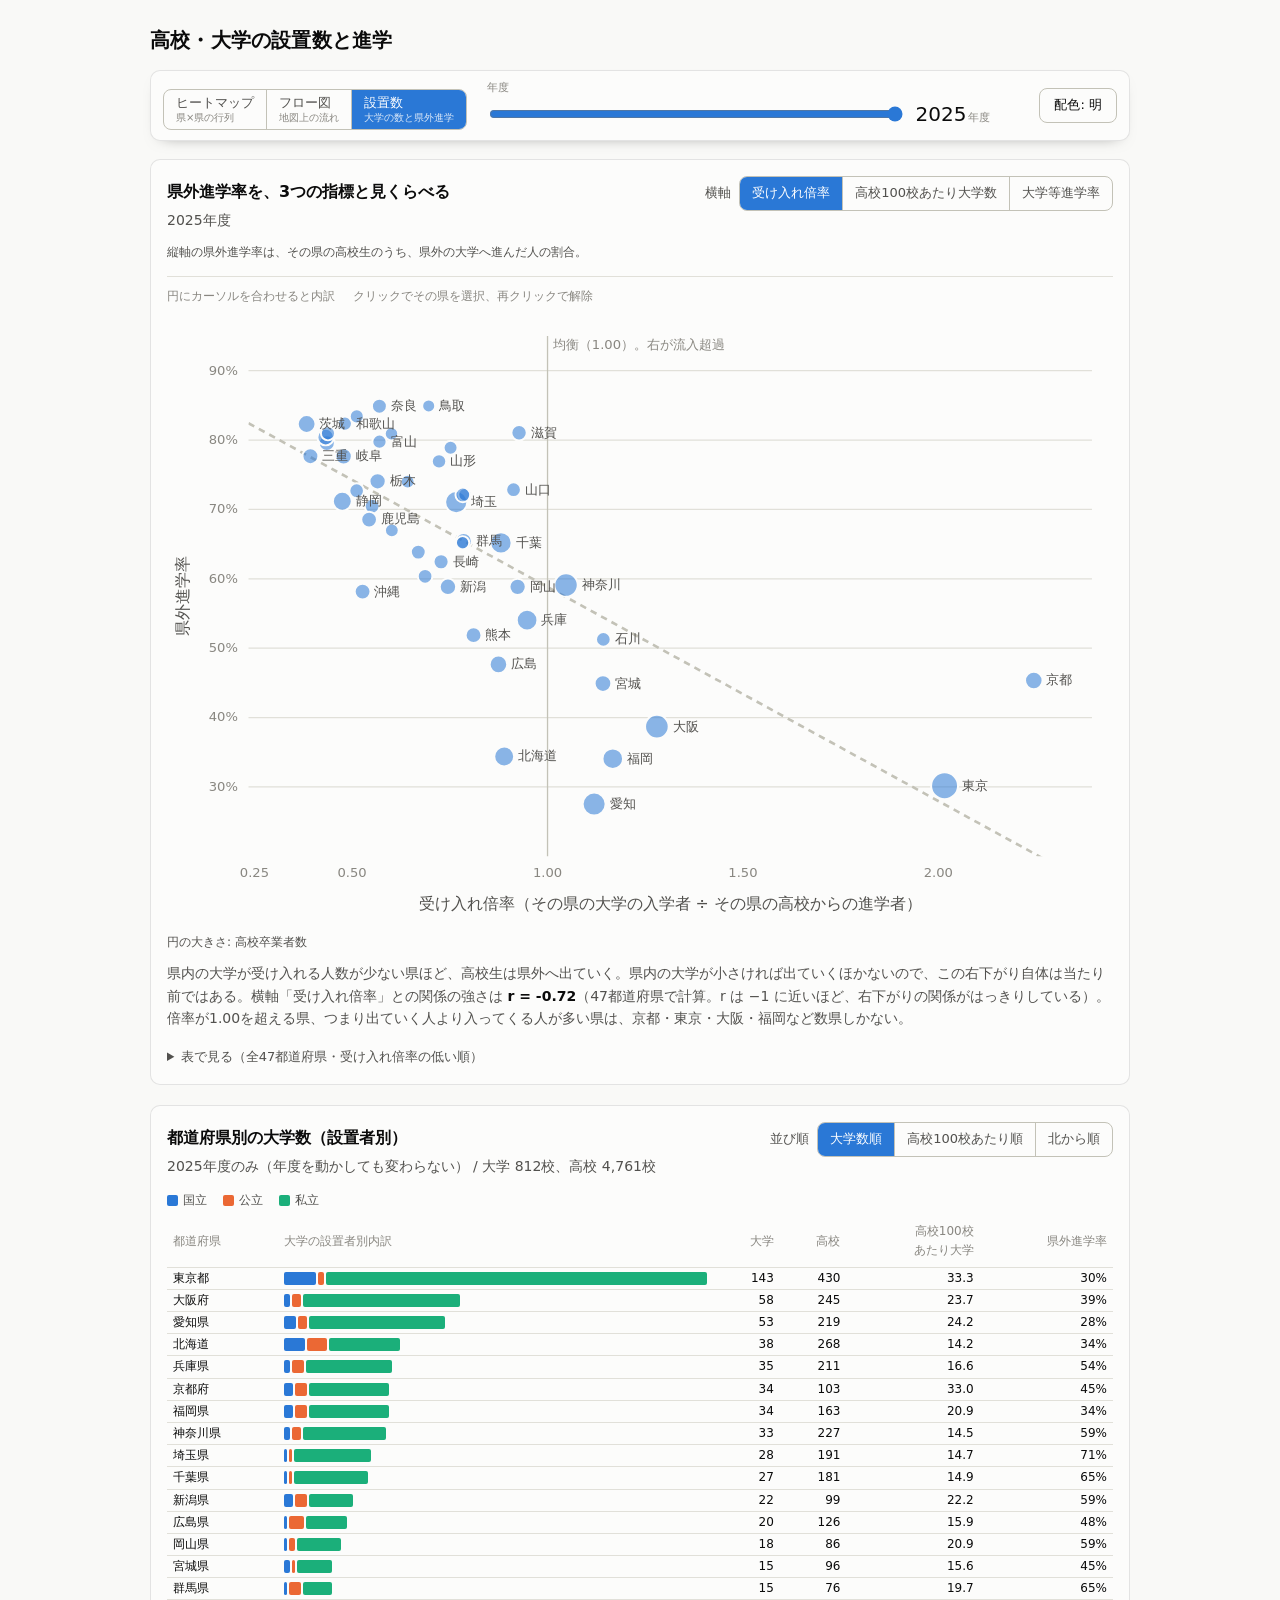
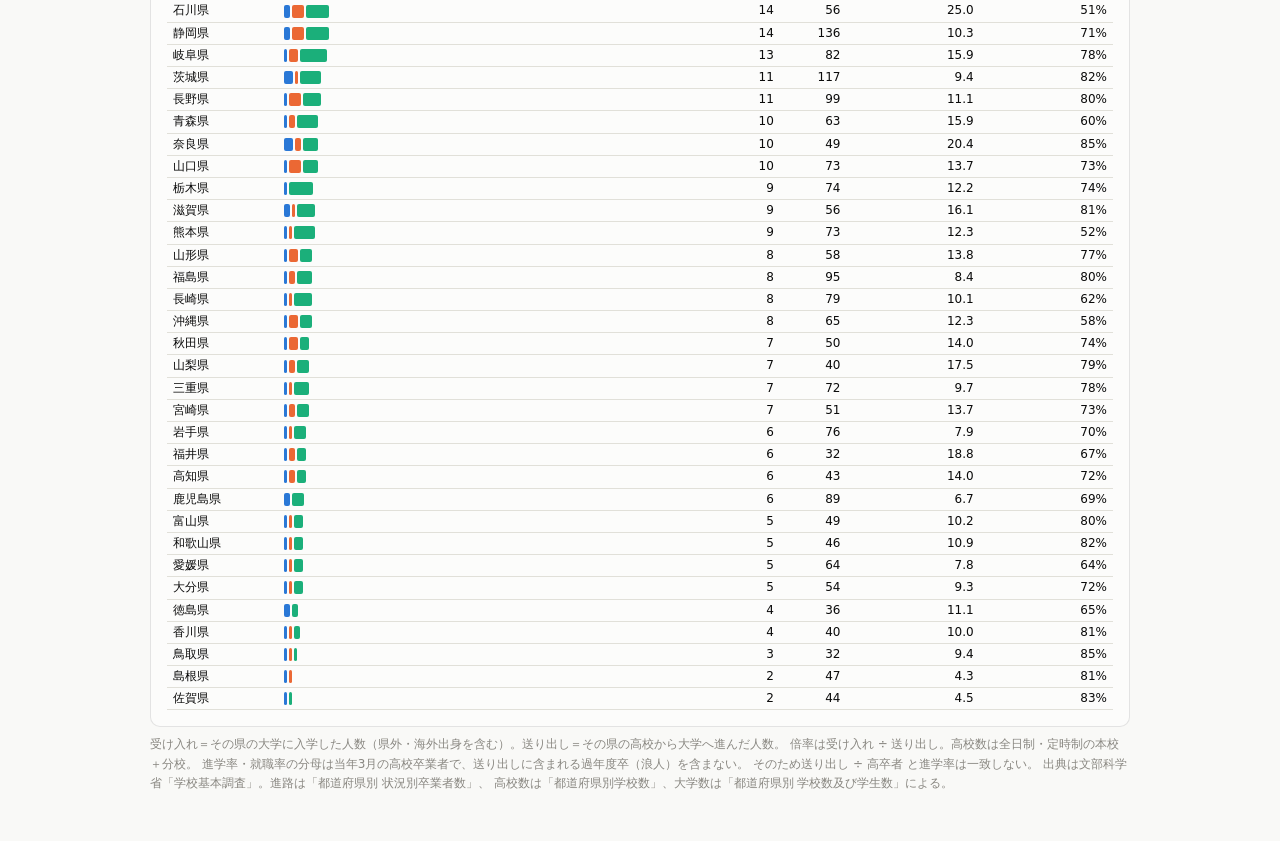
<file: viz/schools.html>
<!doctype html>
<html lang="ja">
<head>
<meta charset="utf-8">
<meta name="viewport" content="width=device-width, initial-scale=1">
<title>高校・大学の設置数と進学 2015-2025</title>
<link rel="stylesheet" href="shared/base.css?v=c6e90a9e">
<style>
  .panel + .panel { margin-top: 20px; }

  .legend .chip { width: 11px; height: 11px; border-radius: 2px; display: inline-block; }

  table.bars { margin-top: 12px; }
  table.bars th { text-align: right; color: var(--muted); font-weight: 400; padding: 0 6px 6px; }
  table.bars th:first-child, table.bars th:nth-child(2) { text-align: left; }
  table.bars td { padding: 1px 6px; }
  table.bars td.name { white-space: nowrap; }
  table.bars td.num { text-align: right; font-variant-numeric: tabular-nums; }
  table.bars td.plot { width: 46%; }
  table.bars tr.selected td { background: var(--gridline); }
  .bar { display: flex; height: 13px; gap: 2px; }
  .bar span { display: block; border-radius: 2px; min-width: 1px; }
  .bar .n { background: var(--national); }
  .bar .p { background: var(--public); }
  .bar .v { background: var(--private); }

  .scatter { position: relative; margin-top: 8px; }
  svg { display: block; max-width: 100%; height: auto; }
  .tick { fill: var(--muted); font-size: 10px; }
  .axis-title { fill: var(--text-secondary); font-size: 12px; }
  .grid { stroke: var(--gridline); stroke-width: 1; }
  .trend { stroke: var(--axis); stroke-width: 2; stroke-dasharray: 5 4; }
  .balance { stroke: var(--axis); stroke-width: 1; }
  .dot { stroke: var(--surface-1); stroke-width: 1.5; cursor: pointer; }
  .dot.selected { stroke: var(--text-primary); stroke-width: 2.5; }
  .dot-label { fill: var(--text-secondary); font-size: 10px; pointer-events: none; }
  .dot-label.selected { fill: var(--text-primary); }

  .finding { margin: 10px 0 0; color: var(--text-secondary); }
  .finding strong { color: var(--text-primary); }

  table.data th, table.data td { padding: 4px 8px 4px 0; }
  table.data tr.selected td { background-color: var(--gridline); }

  /* 16列が横一列に並ぶと、どこまでが高校の話でどこからが大学の話か読めない。
     上に束ねの見出しを置き、束の変わり目にだけ縦線を引く。線は境目だけに引く。
     全部の列に引くと、数えるための格子になって束が見えなくなる。 */
  table.data th.edge, table.data td.edge { border-left: 1px solid var(--border); padding-left: 8px; }
  table.data tr.groups th {
    font-size: 11px; font-weight: 400; color: var(--muted);
    text-align: center; padding-bottom: 2px;
  }
  table.data tr.groups th[rowspan] { text-align: left; }

  /* 並び順の手掛かり。見出しで何順かを言い、数値の背後の帯で並びを形にする。 */
  table.data th.sorted { color: var(--text-primary); }
  table.data th.sorted::after { content: "▲"; font-size: 9px; margin-left: 3px; }
  table.data td.sorted {
    color: var(--text-primary);
    padding-right: 8px;
    background-image: linear-gradient(to right,
      var(--gridline) 0 var(--fill), transparent var(--fill));
    background-repeat: no-repeat;
  }

  footer { margin-top: 8px; }
</style>
</head>
<body>
<div class="wrap">
  <h1>高校・大学の設置数と進学</h1>

  <div id="viz-chrome"></div>

  <div class="panel">
    <div class="head">
      <div>
        <h2>県外進学率を、3つの指標と見くらべる</h2>
        <span class="lede" id="year-note"></span>
      </div>
      <span class="field">
        横軸
        <span class="segmented" role="group" aria-label="横軸">
          <button type="button" id="x-ratio" aria-pressed="true">受け入れ倍率</button>
          <button type="button" id="x-density" aria-pressed="false">高校100校あたり大学数</button>
          <button type="button" id="x-advance" aria-pressed="false">大学等進学率</button>
        </span>
      </span>
    </div>

    <p class="about">
      縦軸の県外進学率は、その県の高校生のうち、県外の大学へ進んだ人の割合。
    </p>

    <p class="hints">
      <span>円にカーソルを合わせると内訳</span>
      <span>クリックでその県を選択、再クリックで解除</span>
    </p>

    <div class="scatter">
      <svg id="plot" viewBox="0 0 720 460" role="img" aria-label="県外進学率と、選んだ指標の散布図"></svg>
      <div class="tooltip" id="tooltip" role="status" aria-live="polite"></div>
    </div>

    <div class="legend">
      <span class="key">円の大きさ: 高校卒業者数</span>
    </div>

    <p class="finding" id="finding"></p>

    <details>
      <summary>表で見る（全47都道府県・受け入れ倍率の低い順）</summary>
      <table class="data">
        <thead>
          <tr class="groups">
            <th rowspan="2">都道府県</th>
            <th class="num edge" colspan="4">高校の設置者別</th>
            <th class="num edge" colspan="4">大学の設置者別</th>
            <th class="num edge" colspan="4">進学の出入り</th>
            <th class="num edge" colspan="3">高校卒業後の進路</th>
          </tr>
          <tr>
            <th class="num edge">計</th>
            <th class="num">国立</th>
            <th class="num">公立</th>
            <th class="num">私立</th>
            <th class="num edge">計</th>
            <th class="num">国立</th>
            <th class="num">公立</th>
            <th class="num">私立</th>
            <th class="num edge">受け入れ</th>
            <th class="num">送り出し</th>
            <th class="num sorted" aria-sort="ascending">倍率</th>
            <th class="num">県外進学率</th>
            <th class="num edge">高卒者</th>
            <th class="num">進学率</th>
            <th class="num">就職率</th>
          </tr>
        </thead>
        <tbody id="data-body"></tbody>
      </table>
    </details>
  </div>

  <div class="panel">
    <div class="head">
      <div>
        <h2>都道府県別の大学数（設置者別）</h2>
        <span class="lede" id="bars-note"></span>
      </div>
      <span class="field">
        並び順
        <span class="segmented" role="group" aria-label="並び順">
          <button type="button" id="sort-count" aria-pressed="true">大学数順</button>
          <button type="button" id="sort-density" aria-pressed="false">高校100校あたり順</button>
          <button type="button" id="sort-code" aria-pressed="false">北から順</button>
        </span>
      </span>
    </div>

    <div class="legend">
      <span class="key"><span class="chip" style="background: var(--national)"></span>国立</span>
      <span class="key"><span class="chip" style="background: var(--public)"></span>公立</span>
      <span class="key"><span class="chip" style="background: var(--private)"></span>私立</span>
    </div>

    <table class="bars">
      <thead>
        <tr>
          <th>都道府県</th>
          <th>大学の設置者別内訳</th>
          <th class="num">大学</th>
          <th class="num">高校</th>
          <th class="num">高校100校<br>あたり大学</th>
          <th class="num">県外進学率</th>
        </tr>
      </thead>
      <tbody id="bars-body"></tbody>
    </table>
  </div>

  <footer>
    受け入れ＝その県の大学に入学した人数（県外・海外出身を含む）。送り出し＝その県の高校から大学へ進んだ人数。
    倍率は受け入れ ÷ 送り出し。高校数は全日制・定時制の本校＋分校。
    進学率・就職率の分母は当年3月の高校卒業者で、送り出しに含まれる過年度卒（浪人）を含まない。
    そのため送り出し ÷ 高卒者 と進学率は一致しない。
    出典は文部科学省「学校基本調査」。進路は「都道府県別 状況別卒業者数」、
    高校数は「都道府県別学校数」、大学数は「都道府県別 学校数及び学生数」による。
  </footer>
</div>

<script src="data.js?v=220726bf"></script>
<script src="shared/theme.js?v=044e1c62"></script>
<script src="shared/format.js?v=a82415ab"></script>
<script src="shared/state.js?v=bcd0f174"></script>
<script src="shared/chrome.js?v=b8a28d20"></script>
<script>
(() => {
  "use strict";

  if (VIZ.state.redirectIfNeeded("schools")) return;

  // アドレス欄を書き換えられたときと戻る操作。状態を継ぎ足すより読み直すほうが確実。
  VIZ.state.onChange(() => window.location.reload());

  const S = OD_DATA.schools;
  const P = OD_DATA.paths;
  const N = OD_DATA.prefectures.length;

  // data.js が古いまま読まれると進路がない。資源に版を付けたので普段は起きないが、
  // 版の打ち忘れに備えて残す。ヘッダは消さない。消すとタブまで無くなり、
  // 壊れた画面から出られなくなる。
  if (!P) {
    VIZ.chrome.mount({
      view: "schools",
      frozen: true,
      frozenYear: S.year,
      note: "データが古いようです。Shift＋再読み込みで最新に切り替わります。",
    });
    return;
  }
  const SCHOOL_Y = OD_DATA.years.indexOf(S.year);
  if (SCHOOL_Y < 0) throw new Error("学校数の年度に対応する OD データがない");

  const format = VIZ.format;

  // 学校数だけが単年度で、進路・流出・受け入れは11年ある。
  // 年で動く指標と動かない指標を分けて持ち、動くほうだけ描き直す。
  function itemsFor(y) {
    const list = [];
    for (let i = 0; i < N; i += 1) {
      const send = OD_DATA.local[y][i] + OD_DATA.outbound[y][i];
      const intake = OD_DATA.capacity.total[y][i];
      const graduates = P.graduates[y][i];
      list.push({
        index: i,
        name: format.name(i),
        short: format.short(i),
        highSchools: S.high_schools[i],
        highNational: S.high_national[i],
        highPublic: S.high_public[i],
        highPrivate: S.high_private[i],
        universities: S.universities[i],
        univNational: S.university_national[i],
        univPublic: S.university_public[i],
        univPrivate: S.university_private[i],
        density: S.universities[i] / S.high_schools[i] * 100,
        send,
        intake,
        ratio: intake / send,
        outRate: OD_DATA.outbound[y][i] / send,
        net: OD_DATA.netInflow[y][i],
        graduates,
        advance: P.university[y][i] / graduates,
        senmon: P.senmon[y][i] / graduates,
        employed: P.employed[y][i] / graduates,
      });
    }
    return list;
  }

  let items = itemsFor(SCHOOL_Y);

  const maxUniversities = Math.max(...items.map((item) => item.universities));
  // 円の大きさは年をまたいで比べられるよう、全年度を通じた最大で正規化する。
  const maxGraduates = Math.max(...P.graduates.flat());

  const saved = VIZ.state.get();
  const state = {
    sort: saved.sort,
    axis: saved.axis,
    selected: saved.pref === null ? null : format.toIndex(saved.pref),
  };

  let theme = VIZ.theme.read();

  // 円は1色。かつては純流入の正負で赤青に塗り分けていたが、受け入れ倍率が1を割ることと
  // 流出超過であることは、517の県・年のうち514で同じ判定になる（残る3件も倍率1.03以内で、
  // 「その他」出身を受け入れ側だけが含むことから来る差）。つまり色は、均衡線のどちら側に
  // 点があるかを塗り直しているだけだった。読み取れる量が増えないのに channel を使わない。
  const dotColor = () => VIZ.theme.withAlpha(theme.accent, 0.55);

  // ---- 棒 ------------------------------------------------------------------
  const barsBody = document.getElementById("bars-body");
  const barsNote = document.getElementById("bars-note");

  const SORTERS = {
    count: (a, b) => b.universities - a.universities || a.index - b.index,
    density: (a, b) => b.density - a.density,
    code: (a, b) => a.index - b.index,
  };

  function renderBars() {
    const sorted = items.slice().sort(SORTERS[state.sort]);
    barsBody.innerHTML = sorted.map((item) => {
      const scale = (value) => `${value / maxUniversities * 100}%`;
      return `<tr${item.index === state.selected ? ' class="selected"' : ""}>
        <td class="name">${item.name}</td>
        <td class="plot">
          <div class="bar" title="国立${item.univNational} / 公立${item.univPublic} / 私立${item.univPrivate}">
            ${item.univNational ? `<span class="n" style="width:${scale(item.univNational)}"></span>` : ""}
            ${item.univPublic ? `<span class="p" style="width:${scale(item.univPublic)}"></span>` : ""}
            ${item.univPrivate ? `<span class="v" style="width:${scale(item.univPrivate)}"></span>` : ""}
          </div>
        </td>
        <td class="num">${item.universities}</td>
        <td class="num">${item.highSchools}</td>
        <td class="num">${item.density.toFixed(1)}</td>
        <td class="num">${format.shareRough(item.outRate)}</td>
      </tr>`;
    }).join("");
  }

  const totalUniversities = items.reduce((sum, item) => sum + item.universities, 0);
  const totalHighSchools = items.reduce((sum, item) => sum + item.highSchools, 0);
  // 年度が動かないことは、動かない表そのものの見出しで言う。ヘッダ側に但し書きを置くと、
  // どの図の話なのかが読み手の側で結びつかない。
  barsNote.textContent = `${S.year}年度のみ（年度を動かしても変わらない）`
    + ` / 大学 ${format.count(totalUniversities)}校、高校 ${format.count(totalHighSchools)}校`;

  const sortButtons = {
    count: document.getElementById("sort-count"),
    density: document.getElementById("sort-density"),
    code: document.getElementById("sort-code"),
  };

  function setSort(sort, { silent = false } = {}) {
    state.sort = sort;
    for (const [key, button] of Object.entries(sortButtons)) {
      button.setAttribute("aria-pressed", key === sort ? "true" : "false");
    }
    if (!silent) VIZ.state.patch({ sort });
    renderBars();
  }

  for (const sort of Object.keys(sortButtons)) {
    sortButtons[sort].addEventListener("click", () => setSort(sort));
  }

  // ---- 散布図 --------------------------------------------------------------
  const plot = document.getElementById("plot");
  const tooltip = document.getElementById("tooltip");
  const finding = document.getElementById("finding");

  const W = 720;
  const H = 460;
  const M = { top: 16, right: 16, bottom: 48, left: 62 };

  const MEASURES = {
    ratio: {
      key: "ratio",
      title: "受け入れ倍率（その県の大学の入学者 ÷ その県の高校からの進学者）",
      // 相関を述べるときの主語。軸の題は定義まで書くので長い。ここは名前だけ。
      label: "受け入れ倍率",
      ticks: [0.25, 0.5, 1, 1.5, 2, 2.5],
      format: (value) => value.toFixed(2),
    },
    density: {
      key: "density",
      title: "高校100校あたりの大学数",
      label: "高校100校あたりの大学数",
      ticks: [0, 10, 20, 30, 40],
      format: (value) => value.toFixed(1),
    },
    advance: {
      key: "advance",
      title: "大学等進学率（その県の高校卒業者のうち大学等へ進んだ割合）",
      label: "大学等進学率",
      // 定義域は全年度で固定する。年を動かしたとき、軸ではなく点が動いてほしい。
      domain: [0.36, 0.78],
      ticks: [0.4, 0.5, 0.6, 0.7],
      format: (value) => format.shareRough(value),
    },
  };

  function correlation(getX, getY) {
    const xs = items.map(getX);
    const ys = items.map(getY);
    const mean = (list) => list.reduce((sum, value) => sum + value, 0) / list.length;
    const mx = mean(xs);
    const my = mean(ys);
    let num = 0;
    let dx = 0;
    let dy = 0;
    for (let i = 0; i < xs.length; i += 1) {
      num += (xs[i] - mx) * (ys[i] - my);
      dx += (xs[i] - mx) ** 2;
      dy += (ys[i] - my) ** 2;
    }
    return { r: num / Math.sqrt(dx * dy), mx, my, slope: num / dx };
  }

  function renderPlot() {
    const measure = MEASURES[state.axis];
    const getX = (item) => item[measure.key];
    const getY = (item) => item.outRate;
    const xs = items.map(getX);
    const xMin = Math.min(...xs);
    const xMax = Math.max(...xs);
    const pad = (xMax - xMin) * 0.08;
    const domain = measure.domain || [Math.max(0, xMin - pad), xMax + pad];
    const yDomain = [0.2, 0.95];

    const sx = (value) => M.left + (value - domain[0]) / (domain[1] - domain[0]) * (W - M.left - M.right);
    const sy = (value) => H - M.bottom - (value - yDomain[0]) / (yDomain[1] - yDomain[0]) * (H - M.top - M.bottom);
    const radius = (item) => 3.5 + 7 * Math.sqrt(item.graduates / maxGraduates);

    const parts = [];

    for (const value of [0.3, 0.4, 0.5, 0.6, 0.7, 0.8, 0.9]) {
      parts.push(`<line class="grid" x1="${M.left}" x2="${W - M.right}" y1="${sy(value)}" y2="${sy(value)}"></line>`);
      parts.push(`<text class="tick" x="${M.left - 8}" y="${sy(value) + 3}" text-anchor="end">`
        + `${format.shareRough(value)}</text>`);
    }
    for (const value of measure.ticks) {
      if (value < domain[0] || value > domain[1]) continue;
      parts.push(`<text class="tick" x="${sx(value)}" y="${H - M.bottom + 16}" text-anchor="middle">`
        + `${measure.format(value)}</text>`);
    }

    // 受け入れ倍率1.0は「送り出しと同数を受け入れる」均衡点。
    if (measure.key === "ratio" && domain[0] < 1 && domain[1] > 1) {
      parts.push(`<line class="balance" x1="${sx(1)}" x2="${sx(1)}" y1="${M.top}" `
        + `y2="${H - M.bottom}"></line>`);
      // 色を落としたぶん、流入超過がどちら側かはこの線の見出しで言う。
      parts.push(`<text class="tick" x="${sx(1) + 4}" y="${M.top + 10}">`
        + `均衡（1.00）。右が流入超過</text>`);
    }

    const stats = correlation(getX, getY);
    const x1 = domain[0];
    const x2 = domain[1];
    parts.push(`<clipPath id="plot-area"><rect x="${M.left}" y="${M.top}" `
      + `width="${W - M.left - M.right}" height="${H - M.top - M.bottom}"></rect></clipPath>`);
    parts.push(`<line class="trend" clip-path="url(#plot-area)" `
      + `x1="${sx(x1)}" y1="${sy(stats.my + stats.slope * (x1 - stats.mx))}" `
      + `x2="${sx(x2)}" y2="${sy(stats.my + stats.slope * (x2 - stats.mx))}"></line>`);

    parts.push(`<text class="axis-title" x="${(M.left + W - M.right) / 2}" y="${H - 8}" text-anchor="middle">`
      + `${measure.title}</text>`);
    parts.push(`<text class="axis-title" transform="translate(16 ${(M.top + H - M.bottom) / 2}) rotate(-90)" `
      + `text-anchor="middle">県外進学率</text>`);

    // 大きい県から置き、重なったラベルは捨てる。選択中の県だけは必ず出す。
    const placed = [];
    const ordered = items.slice().sort((a, b) => b.graduates - a.graduates);
    const labels = [];
    for (const item of ordered) {
      const chosen = item.index === state.selected;
      const x = sx(getX(item)) + radius(item) + 3;
      const y = sy(getY(item)) + 3;
      const box = { x, y: y - 10, w: item.short.length * 10 + 2, h: 12 };
      const hit = placed.some((other) => box.x < other.x + other.w && box.x + box.w > other.x
        && box.y < other.y + other.h && box.y + box.h > other.y);
      if (hit && !chosen) continue;
      placed.push(box);
      labels.push(`<text class="dot-label${chosen ? " selected" : ""}" x="${x}" y="${y}">${item.short}</text>`);
    }

    for (const item of items) {
      parts.push(`<circle class="dot${item.index === state.selected ? " selected" : ""}" `
        + `data-index="${item.index}" cx="${sx(getX(item))}" `
        + `cy="${sy(getY(item))}" r="${radius(item)}" fill="${dotColor()}"></circle>`);
    }
    parts.push(...labels);

    plot.innerHTML = parts.join("");
    // 3つとも同じ順番で書く。1) 図を見て言えること 2) 関係の強さ 3) 気をつけること。
    // r は数字を出すだけでは伝わらないので、読み方をその場に添える。
    const FINDINGS = {
      ratio: {
        read: "県内の大学が受け入れる人数が少ない県ほど、高校生は県外へ出ていく。"
          + "県内の大学が小さければ出ていくほかないので、この右下がり自体は当たり前ではある。",
        note: "倍率が1.00を超える県、つまり出ていく人より入ってくる人が多い県は、"
          + "京都・東京・大阪・福岡など数県しかない。",
      },
      density: {
        read: "高校の数のわりに大学が少ない県ほど、高校生は県外へ出ていく。",
        note: "ただし大学の数は高校の数におおむね比例するので、"
          + "校数を数えるだけでは県ごとの差はあまり出ない。",
      },
      advance: {
        read: "大学等進学率が高い県ほど、高校生は県外へ出ていかない。",
        note: "ただし、ばらつきは大きい。"
          + "神奈川のように、県内に大学があっても隣が東京なら出ていく県がある。"
          + "年度を動かすと全県がそろって右へ動く。"
          + "進学率はこの11年で全国8ポイント上がったが、県ごとの差はほとんど縮んでいない。",
      },
    };
    const found = FINDINGS[measure.key];
    finding.innerHTML = `${found.read}`
      + `横軸「${measure.label}」との関係の強さは <strong>r = ${stats.r.toFixed(2)}</strong>`
      + `（${N}都道府県で計算。r は −1 に近いほど、右下がりの関係がはっきりしている）。`
      + found.note;

    for (const circle of plot.querySelectorAll(".dot")) {
      const index = Number(circle.dataset.index);
      circle.addEventListener("mouseenter", (event) => showTooltip(index, event));
      circle.addEventListener("mousemove", (event) => showTooltip(index, event));
      circle.addEventListener("mouseleave", () => { tooltip.style.opacity = "0"; });
      circle.addEventListener("click", () => setSelected(index === state.selected ? null : index));
    }
  }

  function showTooltip(index, event) {
    const item = items[index];
    tooltip.innerHTML = [
      `<strong>${item.name}</strong>`,
      `<span class="sub">高校 ${item.highSchools}校`
        + `（国立${item.highNational} / 公立${item.highPublic} / 私立${item.highPrivate}）</span>`,
      `<span class="sub">大学 ${item.universities}校`
        + `（国立${item.univNational} / 公立${item.univPublic} / 私立${item.univPrivate}）</span>`,
      `受け入れ <span class="num">${format.count(item.intake)}</span>`
        + ` / 送り出し <span class="num">${format.count(item.send)}</span>`,
      `倍率 <span class="num">${item.ratio.toFixed(2)}</span>`
        + ` / 県外進学率 <span class="num">${format.share(item.outRate)}</span>`,
      `純流入 <span class="num">${format.signed(item.net)}</span>`,
      `<span class="sub">高卒者 ${format.count(item.graduates)}人 —`
        + ` 進学 ${format.shareRough(item.advance)}`
        + ` / 専門 ${format.shareRough(item.senmon)}`
        + ` / 就職 ${format.shareRough(item.employed)}</span>`,
    ].join("<br>");
    tooltip.style.opacity = "1";

    const bounds = plot.getBoundingClientRect();
    let left = event.clientX - bounds.left + 14;
    let top = event.clientY - bounds.top + 14;
    if (left + tooltip.offsetWidth > bounds.width) left = event.clientX - bounds.left - tooltip.offsetWidth - 14;
    if (top + tooltip.offsetHeight > bounds.height) top = event.clientY - bounds.top - tooltip.offsetHeight - 14;
    tooltip.style.left = `${Math.max(0, left)}px`;
    tooltip.style.top = `${Math.max(0, top)}px`;
  }

  const yearNote = document.getElementById("year-note");
  const measureButtons = {
    ratio: document.getElementById("x-ratio"),
    density: document.getElementById("x-density"),
    advance: document.getElementById("x-advance"),
  };

  function setAxis(axis, { silent = false } = {}) {
    state.axis = axis;
    for (const [key, button] of Object.entries(measureButtons)) {
      button.setAttribute("aria-pressed", key === axis ? "true" : "false");
    }
    if (!silent) VIZ.state.patch({ axis });
    renderPlot();
  }

  for (const axis of Object.keys(measureButtons)) {
    measureButtons[axis].addEventListener("click", () => setAxis(axis));
  }

  // ---- 選択県 --------------------------------------------------------------
  const dataBody = document.getElementById("data-body");

  function renderTable() {
    // 帯の長さは倍率そのものを、その年の最大で割った割合。均衡（1.00）が中ほどに来る。
    const widest = Math.max(...items.map((item) => item.ratio));
    dataBody.innerHTML = items
      .slice()
      .sort((a, b) => a.ratio - b.ratio)
      .map((item) => `<tr${item.index === state.selected ? ' class="selected"' : ""}>
        <td>${item.name}</td>
        <td class="num edge">${item.highSchools}</td>
        <td class="num">${item.highNational}</td>
        <td class="num">${item.highPublic}</td>
        <td class="num">${item.highPrivate}</td>
        <td class="num edge">${item.universities}</td>
        <td class="num">${item.univNational}</td>
        <td class="num">${item.univPublic}</td>
        <td class="num">${item.univPrivate}</td>
        <td class="num edge">${format.count(item.intake)}</td>
        <td class="num">${format.count(item.send)}</td>
        <td class="num sorted" style="--fill:${(item.ratio / widest * 100).toFixed(1)}%">${
          item.ratio.toFixed(2)}</td>
        <td class="num">${format.shareRough(item.outRate)}</td>
        <td class="num edge">${format.count(item.graduates)}</td>
        <td class="num">${format.shareRough(item.advance)}</td>
        <td class="num">${format.shareRough(item.employed)}</td>
      </tr>`).join("");
  }

  function setSelected(index, { silent = false } = {}) {
    state.selected = index;
    if (!silent) VIZ.state.patch({ pref: index === null ? null : format.toJis(index) });
    renderBars();
    renderPlot();
    renderTable();
  }

  // ---- 起動 ----------------------------------------------------------------
  // 年で動くのは散布図と表だけ。棒は学校数なので2025年度に据え置く。
  let lastYear = -1;

  function setYear(y) {
    if (y === lastYear) return;
    lastYear = y;
    items = itemsFor(y);
    yearNote.textContent = `${OD_DATA.years[y]}年度`;
    renderBars();
    renderPlot();
    renderTable();
  }

  VIZ.chrome.mount({
    view: "schools",
    onYear: () => setYear(VIZ.chrome.yearIndex()),
    onTheme: () => {
      theme = VIZ.theme.read();
      renderPlot();
    },
  });

  setSort(state.sort, { silent: true });
  setAxis(state.axis, { silent: true });
  setSelected(state.selected, { silent: true });
})();
</script>
</body>
</html>
</file>
<file: viz/shared/base.css>
/* 3ページ共通の土台。配色変数・枠・操作部品・表の見た目をここ1箇所で持つ。
   各ページ固有の見た目（ヒートマップの凡例、散布図、棒など）は各 HTML に残す。 */

:root {
  color-scheme: light;
  /* 3ページ共通の紙幅。ヒートマップの canvas（856px）が収まる幅に合わせてある。
     ここだけ変えれば3ページとも同じだけ動く。ページ側で上書きしない。 */
  --content-width: 980px;
  --surface-1: #fcfcfb;
  --plane: #f9f9f7;
  --text-primary: #0b0b0b;
  --text-secondary: #52514e;
  --muted: #898781;
  --gridline: #e1e0d9;
  --axis: #c3c2b7;
  --border: rgba(11, 11, 11, 0.10);
  --accent: #2a78d6;
  --diagonal: #e6e5e0;
  --national: #2a78d6;
  --public: #eb6834;
  --private: #1baf7a;
  --pole-in: #2a78d6;
  --pole-out: #e34948;
  --pole-mid: #f0efec;
}

/* 暗色の値。既定は明色で、画面上の配色トグルを押したときだけ暗色に切り替える。
   OS 設定には追従しない（初期表示が環境で変わらないようにするため）。 */
:root[data-theme="dark"] {
  color-scheme: dark;
  --surface-1: #1a1a19;
  --plane: #0d0d0d;
  --text-primary: #ffffff;
  --text-secondary: #c3c2b7;
  --muted: #898781;
  --gridline: #2c2c2a;
  --axis: #383835;
  --border: rgba(255, 255, 255, 0.10);
  --accent: #3987e5;
  --diagonal: #43423e;
  --national: #3987e5;
  --public: #d95926;
  --private: #199e70;
  --pole-in: #3987e5;
  --pole-out: #e66767;
  --pole-mid: #383835;
}

* { box-sizing: border-box; }

body {
  margin: 0;
  padding: 24px 20px 48px;
  background: var(--plane);
  color: var(--text-primary);
  font-family: system-ui, -apple-system, "Hiragino Sans", "Noto Sans JP", sans-serif;
  font-size: 14px;
  line-height: 1.6;
}

.wrap { max-width: var(--content-width); margin: 0 auto; }
h1 { font-size: 20px; margin: 0 0 4px; letter-spacing: 0.01em; }
h2 { font-size: 16px; margin: 0 0 4px; }
.lede { color: var(--text-secondary); margin: 0 0 8px; max-width: 78ch; }

/* ---- 共通ヘッダ ---------------------------------------------------------- */
/* 上に貼り付ける。どのページも図がヘッダより下にあり、しかも縦に長い。
   年を送った効果は図の側に出るので、スライダと図が同時に見えないと操作にならない。
   地の色を敷いておかないと、下を通る内容が透ける。 */
/* 操作は「見方の切り替え」と「年度」の2組だけに絞り、それぞれに見出しを付ける。
   見出しのない裸のボタン帯を並べると、何を変える道具なのかが読めない。 */
.chrome {
  position: sticky; top: 0; z-index: 5;
  display: flex; align-items: flex-end; flex-wrap: wrap; gap: 12px 20px;
  margin: 14px 0 18px; padding: 10px 12px;
  background: var(--surface-1);
  border: 1px solid var(--border);
  border-radius: 10px;
  box-shadow: 0 6px 16px -12px rgba(0, 0, 0, 0.55);
}
.chrome .group { display: flex; flex-wrap: wrap; align-items: center; gap: 4px 10px; }
.chrome .caption {
  flex: 0 0 100%;
  font-size: 11px; color: var(--muted); letter-spacing: 0.02em; line-height: 1.2;
}
.tabs { display: inline-flex; border: 1px solid var(--axis); border-radius: 8px; overflow: hidden; }
.tabs a {
  display: flex; flex-direction: column; gap: 1px;
  font: inherit; padding: 5px 12px;
  color: var(--text-secondary); text-decoration: none; white-space: nowrap;
}
.tabs a + a { border-left: 1px solid var(--axis); }
.tabs .name { font-size: 13px; line-height: 1.25; }
.tabs .sub { font-size: 10px; color: var(--muted); line-height: 1.2; }
.tabs a[aria-current="page"] { background: var(--accent); color: #fff; }
.tabs a[aria-current="page"] .sub { color: rgba(255, 255, 255, 0.82); }
/* 年度についての但し書き。スライダの下に敷き、どの操作の話かを位置で示す。 */
.chrome .note {
  flex: 0 0 100%;
  font-size: 11px; color: var(--muted); max-width: 48ch; line-height: 1.35;
}
.chrome .push-right { align-self: center; }

/* ---- 枠と操作 ------------------------------------------------------------ */
.panel {
  background: var(--surface-1);
  border: 1px solid var(--border);
  border-radius: 10px;
  padding: 16px;
}

.controls { display: flex; flex-wrap: wrap; align-items: center; gap: 12px 16px; }
.controls + .controls { margin-top: 10px; }
.head { display: flex; align-items: baseline; justify-content: space-between; gap: 16px; flex-wrap: wrap; }

.field { display: flex; align-items: center; gap: 8px; font-size: 13px; color: var(--text-secondary); }
.field input[type="range"] { accent-color: var(--accent); width: 118px; }
.field .value { font-variant-numeric: tabular-nums; color: var(--text-primary); min-width: 5.5em; }

/* 切り替えの真横に、いま何を見ているのかを言い切る1行を置く。
   ボタンの語だけでは、2つの選択肢が何で違うのかが読めない。
   残りの幅は使い切る。字数で切ると枠の右側だけが空き、行が左へ寄って見える。 */
.controls .field { flex: 1 1 auto; }
.controls .note { flex: 1 1 12em; font-size: 12px; color: var(--muted); line-height: 1.4; }

/* 図の読み方。図と同じ枠の中、図のすぐ上に置く。ページ冒頭に置くと、
   読むときには図が見えず、図を見るときには文が視野の外にある。
   幅は枠に合わせる。字数で切ると、枠の中に文と余白の2つの塊ができる。 */
.about { margin: 12px 0 0; font-size: 12px; color: var(--text-secondary); }

.segmented { display: inline-flex; border: 1px solid var(--axis); border-radius: 8px; overflow: hidden; }
.segmented button {
  appearance: none; border: 0; background: transparent; color: var(--text-secondary);
  font: inherit; font-size: 13px; padding: 6px 12px; cursor: pointer;
}
.segmented button + button { border-left: 1px solid var(--axis); }
.segmented button[aria-pressed="true"] { background: var(--accent); color: #fff; }

.button {
  appearance: none; border: 1px solid var(--axis); border-radius: 8px; background: transparent;
  color: var(--text-primary); font: inherit; font-size: 13px; padding: 6px 14px; cursor: pointer;
}
.button[disabled] { opacity: 0.45; cursor: default; }
.push-right { margin-left: auto; }

/* 年度はスライダのすぐ右横。動かした手と、変わった年が同じ視線の中に入る。 */
.timeline { flex: 1 1 300px; min-width: 260px; }
.timeline input[type="range"] { flex: 1 1 140px; accent-color: var(--accent); }
.timeline input[type="range"][disabled] { opacity: 0.4; }
.year { font-size: 20px; font-variant-numeric: tabular-nums; min-width: 5.2em; }
.year small { font-size: 11px; color: var(--muted); margin-left: 2px; }

/* ---- 図まわり ------------------------------------------------------------ */
.chart { position: relative; margin-top: 10px; }
canvas { display: block; max-width: 100%; }

.hints {
  display: flex; flex-wrap: wrap; gap: 2px 18px;
  margin: 14px 0 0; padding: 10px 0 0; border-top: 1px solid var(--gridline);
  font-size: 12px; color: var(--muted);
}
.hints span { white-space: nowrap; }

.tooltip {
  position: absolute; pointer-events: none;
  background: var(--surface-1);
  border: 1px solid var(--border); border-radius: 8px;
  box-shadow: 0 4px 14px rgba(0, 0, 0, 0.18);
  padding: 8px 10px; font-size: 12px; line-height: 1.5; white-space: nowrap;
  opacity: 0; transition: opacity 90ms; z-index: 2; max-width: 280px;
}
.tooltip strong { font-size: 13px; }
.tooltip .num { font-variant-numeric: tabular-nums; }
.tooltip .sub { color: var(--text-secondary); }
.tooltip hr { border: 0; border-top: 1px solid var(--gridline); margin: 5px 0; }

.legend {
  display: flex; align-items: center; flex-wrap: wrap; gap: 10px 16px;
  margin-top: 14px; font-size: 12px; color: var(--text-secondary);
}
.legend .key { display: inline-flex; align-items: center; gap: 5px; }
.legend [hidden] { display: none; }

/* ---- 表 ------------------------------------------------------------------ */
details { margin-top: 18px; }
summary { cursor: pointer; color: var(--text-secondary); font-size: 13px; }
table { border-collapse: collapse; margin-top: 10px; font-size: 12px; width: 100%; }
th, td { text-align: left; padding: 4px 10px 4px 0; border-bottom: 1px solid var(--gridline); }
td.num, th.num { text-align: right; font-variant-numeric: tabular-nums; }

/* 向きで割った表。見出しと但し書きで、どの数を何で割ったのかを毎回言い切る。 */
.flow-table h3 {
  margin: 18px 0 0; font-size: 13px; font-weight: 600; color: var(--text-primary);
}
.flow-table h3:first-child { margin-top: 8px; }
.flow-table .lead { margin: 4px 0 0; font-size: 12px; color: var(--text-secondary); }
.flow-table .cut,
.flow-table .note { margin: 6px 0 0; font-size: 11px; color: var(--muted); }
.flow-table .note { margin-top: 14px; }

/* 流入超過の県へ向かう行。色だけに意味を持たせないよう ▲ も添える。 */
.flow-table td.pole { color: var(--pole-in); font-weight: 600; }
.flow-table .mark { margin-left: 4px; font-size: 10px; }
.flow-table .badge {
  margin-left: 6px; padding: 1px 5px; border-radius: 3px;
  background: var(--pole-mid); color: var(--text-secondary);
  font-size: 10px; font-weight: 400;
}

footer { color: var(--muted); font-size: 12px; margin-top: 22px; }
footer a { color: inherit; }
</file>
